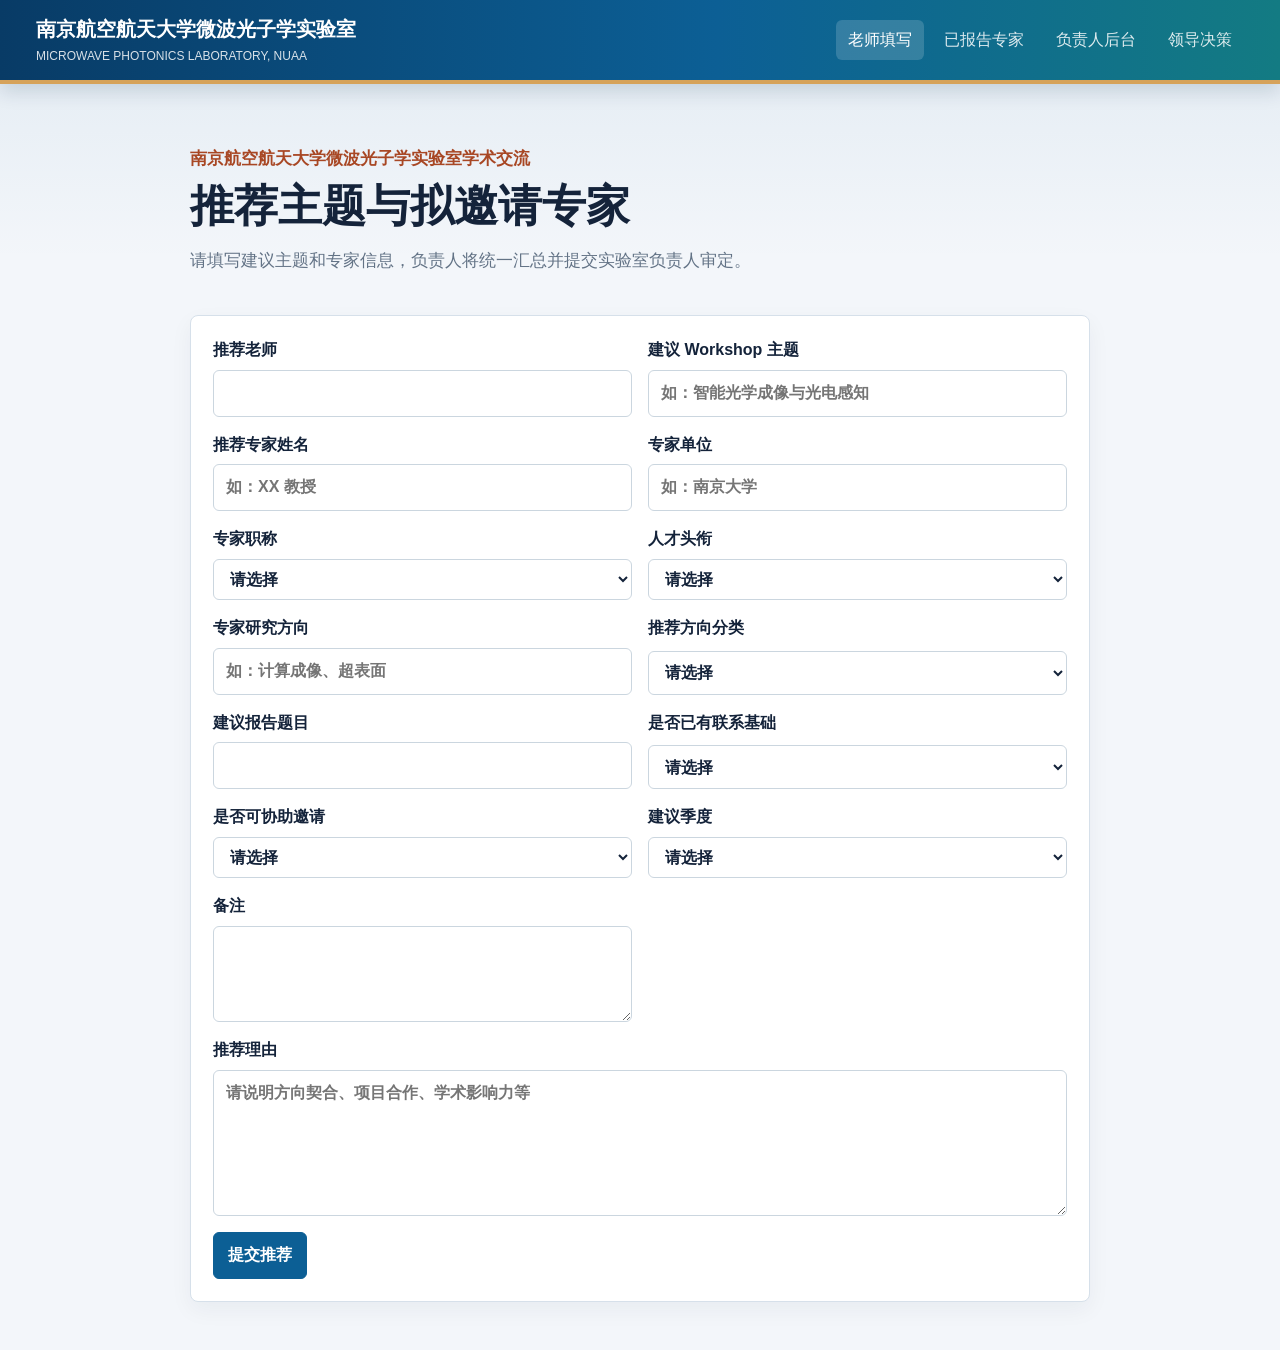
<file: index.html>
<!doctype html>
<html lang="zh-CN">
<head>
  <meta charset="utf-8">
  <meta name="viewport" content="width=device-width, initial-scale=1">
  <title>南京航空航天大学微波光子学实验室 Workshop 推荐填写</title>
  <link rel="stylesheet" href="styles.css">
</head>
<body>
  <header class="topbar">
    <a class="brand" href="index.html">
      <strong>南京航空航天大学微波光子学实验室</strong>
      <span>Microwave Photonics Laboratory, NUAA</span>
    </a>
    <nav>
      <a aria-current="page" href="index.html">老师填写</a>
      <a href="reports.html">已报告专家</a>
      <a href="admin.html">负责人后台</a>
      <a href="leader.html">领导决策</a>
    </nav>
  </header>

  <main class="page narrow">
    <section class="hero compact">
      <p class="eyebrow">南京航空航天大学微波光子学实验室学术交流</p>
      <h1>推荐主题与拟邀请专家</h1>
      <p>请填写建议主题和专家信息，负责人将统一汇总并提交实验室负责人审定。</p>
    </section>

    <form id="recommendationForm" class="panel form-grid">
      <label>推荐老师 <input required name="recommender" autocomplete="name"></label>
      <label>建议 Workshop 主题 <input required name="theme" placeholder="如：智能光学成像与光电感知"></label>
      <label>推荐专家姓名 <input required name="expert_name" placeholder="如：XX 教授"></label>
      <label>专家单位 <input required name="expert_affiliation" placeholder="如：南京大学"></label>

      <label>专家职称
        <select name="expert_title">
          <option value="">请选择</option>
          <option>教授</option><option>研究员</option><option>副教授</option>
          <option>副研究员</option><option>青年教师</option><option>企业专家</option><option>其他</option><option>不确定</option>
        </select>
      </label>
      <label>人才头衔
        <select name="talent_title">
          <option value="">请选择</option>
          <option>院士</option><option>国家级人才</option><option>杰青</option><option>优青</option>
          <option>长江学者</option><option>万人计划</option><option>国家重点研发计划首席科学家</option>
          <option>IEEE Fellow</option><option>Optica Fellow</option><option>SPIE Fellow</option>
          <option>无/不确定</option><option>其他</option>
        </select>
      </label>
      <label>专家研究方向 <input required name="expert_field" placeholder="如：计算成像、超表面"></label>
      <label>推荐方向分类
        <select name="category" data-faculty-directions>
          <option value="">请选择</option>
        </select>
      </label>
      <label>建议报告题目 <input name="talk_title"></label>

      <label>是否已有联系基础
        <select required name="contact_basis">
          <option value="">请选择</option>
          <option>有合作基础</option><option>认识可联系</option><option>无直接联系</option><option>不确定</option>
        </select>
      </label>
      <label>是否可协助邀请
        <select required name="can_help_invite">
          <option value="">请选择</option>
          <option>是</option><option>否</option><option>待定</option>
        </select>
      </label>
      <label>建议季度
        <select name="suggested_quarter">
          <option value="">请选择</option>
          <option>Q1</option><option>Q2</option><option>Q3</option><option>Q4</option><option>待定</option>
        </select>
      </label>
      <label>备注 <textarea name="notes" rows="3"></textarea></label>

      <label class="wide">推荐理由
        <textarea required name="reason" rows="5" placeholder="请说明方向契合、项目合作、学术影响力等"></textarea>
      </label>

      <div class="actions wide">
        <button class="primary" type="submit">提交推荐</button>
        <p id="submitMessage" role="status"></p>
      </div>
    </form>
  </main>

  <script src="config.js"></script>
  <script src="app.js"></script>
  <script>
    WorkshopApp.initRecommendationForm();
  </script>
</body>
</html>
</file>
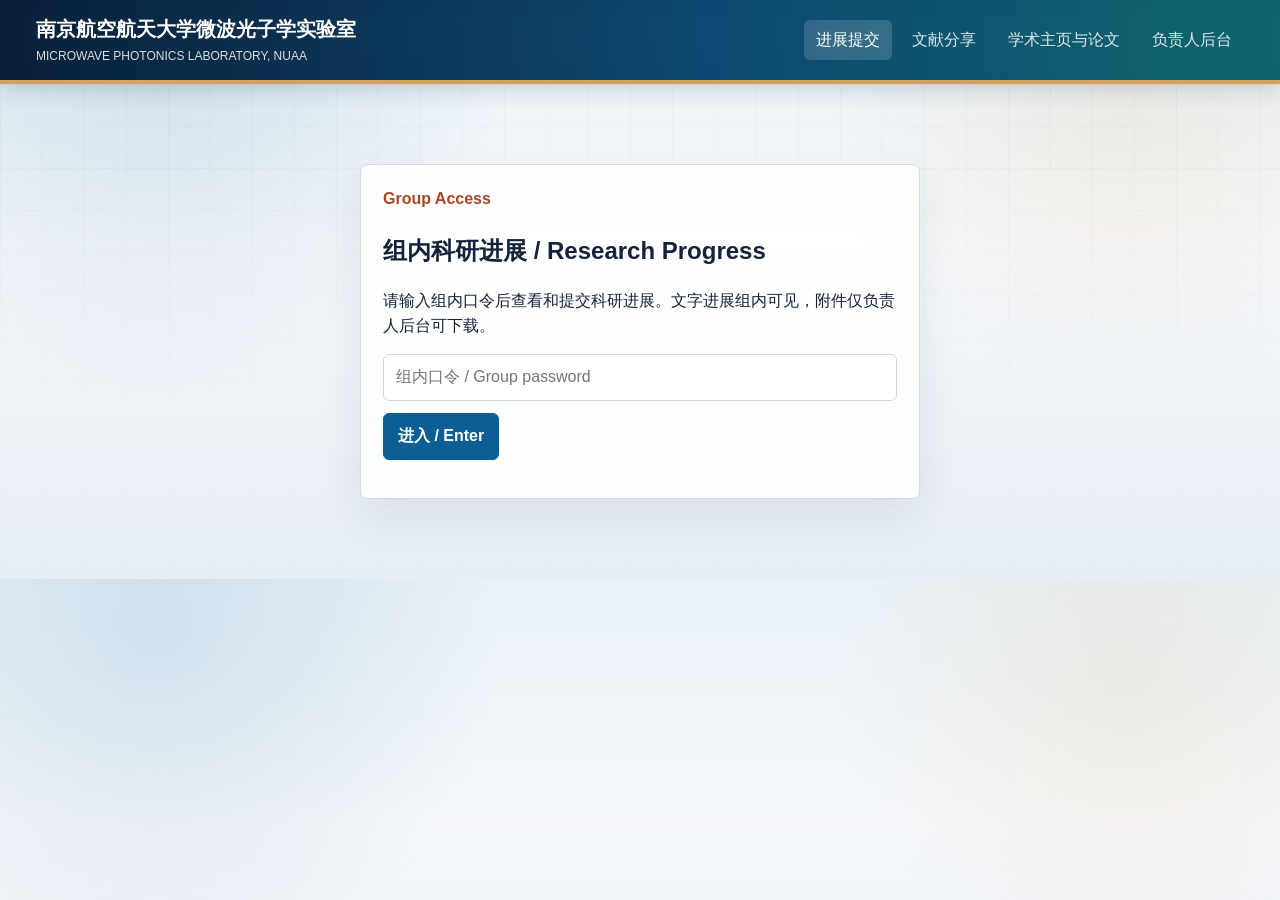
<file: research_progress/index.html>
<!doctype html>
<html lang="zh-CN">
<head>
  <meta charset="utf-8">
  <meta name="viewport" content="width=device-width, initial-scale=1">
  <title>Research Progress - 南京航空航天大学微波光子学实验室</title>
  <link rel="stylesheet" href="styles.css?v=20260901-cloudtest1">
</head>
<body>
  <header class="topbar">
    <a class="brand" href="index.html">
      <strong>南京航空航天大学微波光子学实验室</strong>
      <span>Microwave Photonics Laboratory, NUAA</span>
    </a>
    <nav>
      <a aria-current="page" href="index.html">进展提交</a>
      <a href="share.html">文献分享</a>
      <a href="publications.html">学术主页与论文</a>
      <a href="admin.html">负责人后台</a>
    </nav>
  </header>

  <main id="progressLogin" class="page narrow">
    <section class="panel login">
      <p class="eyebrow">Group Access</p>
      <h1>组内科研进展 / Research Progress</h1>
      <p>请输入组内口令后查看和提交科研进展。文字进展组内可见，附件仅负责人后台可下载。</p>
      <form id="progressLoginForm" class="inline-form">
        <input type="password" name="password" placeholder="组内口令 / Group password" required>
        <button class="primary" type="submit">进入 / Enter</button>
      </form>
      <p id="progressLoginMessage" class="muted"></p>
    </section>
  </main>

  <main id="progressApp" class="page narrow hidden">
    <section class="hero">
      <p class="eyebrow">Research Progress</p>
      <h1>学生科研进展提交</h1>
      <p>Submit your research progress, key results, questions and next-step plan. 文字进展组内可见，上传附件仅负责人后台可下载。</p>
    </section>

    <form id="progressForm" class="panel form-grid">
      <label>学生姓名 / Name <input required name="student_name" autocomplete="name"></label>
      <label>年级/身份 / Level
        <select required name="student_level">
          <option value="">请选择</option>
          <option>本科生</option><option>硕士生</option><option>博士生</option><option>博士后</option><option>访问学生</option><option>其他</option>
        </select>
      </label>
      <label>研究方向 / Research Direction
        <select required name="research_direction" data-research-directions>
          <option value="">请选择</option>
        </select>
      </label>
      <label>汇报日期 / Report Date <input required type="date" name="period"></label>
      <label>课题题目 / Project Title <input required name="project_title" placeholder="如：微波光子雷达信号处理"></label>
      <label>导师/指导老师 / Advisor <input name="advisor" placeholder="选填 / Optional"></label>
      <label class="wide">本阶段完成内容 / Completed Work
        <textarea required name="completed_work" rows="5" placeholder="实验、仿真、理论推导、论文阅读、数据处理等"></textarea>
      </label>
      <label class="wide">关键结果或证据 / Key Results
        <textarea required name="key_results" rows="4" placeholder="请写清楚数据、图表、结论或阶段性发现"></textarea>
      </label>
      <label class="wide">遇到的问题 / Questions or Blockers
        <textarea name="blockers" rows="4" placeholder="技术问题、设备问题、论文卡点、需要老师判断的问题"></textarea>
      </label>
      <label class="wide">下一步计划 / Next Plan
        <textarea required name="next_plan" rows="4" placeholder="下一周/下一阶段准备做什么"></textarea>
      </label>
      <label>进展状态 / Status
        <select name="status">
          <option>进行中</option><option>需要讨论</option><option>等待实验条件</option><option>准备投稿</option><option>已完成阶段目标</option>
        </select>
      </label>
      <label>上传附件 / Attachment
        <input type="file" name="attachment_file" accept=".ppt,.pptx,.doc,.docx,.pdf,.xls,.xlsx,.zip">
        <span class="field-hint">如果上传失败，可先把文件放到网盘，再填写下面的附件链接。</span>
      </label>
      <label>附件链接 / Link <input name="attachment_url" placeholder="也可粘贴腾讯文档、网盘、论文链接等"></label>
      <label class="wide">备注 / Notes
        <textarea name="notes" rows="3"></textarea>
      </label>
      <div class="actions wide">
        <button class="primary" type="submit">提交进展 / Submit</button>
        <p id="submitMessage" role="status"></p>
      </div>
    </form>

    <section class="panel shared-progress-panel">
      <div class="section-head">
        <h2>组内进展墙 / Group Progress Wall</h2>
        <span id="sharedProgressCount" class="muted"></span>
      </div>
      <div id="sharedProgressList" class="progress-list"></div>
    </section>
  </main>

  <script src="config.js?v=20260901-cloudtest1"></script>
  <script src="app.js?v=20260901-cloudtest1"></script>
  <script>ProgressApp.initProgressForm();</script>
</body>
</html>
</file>
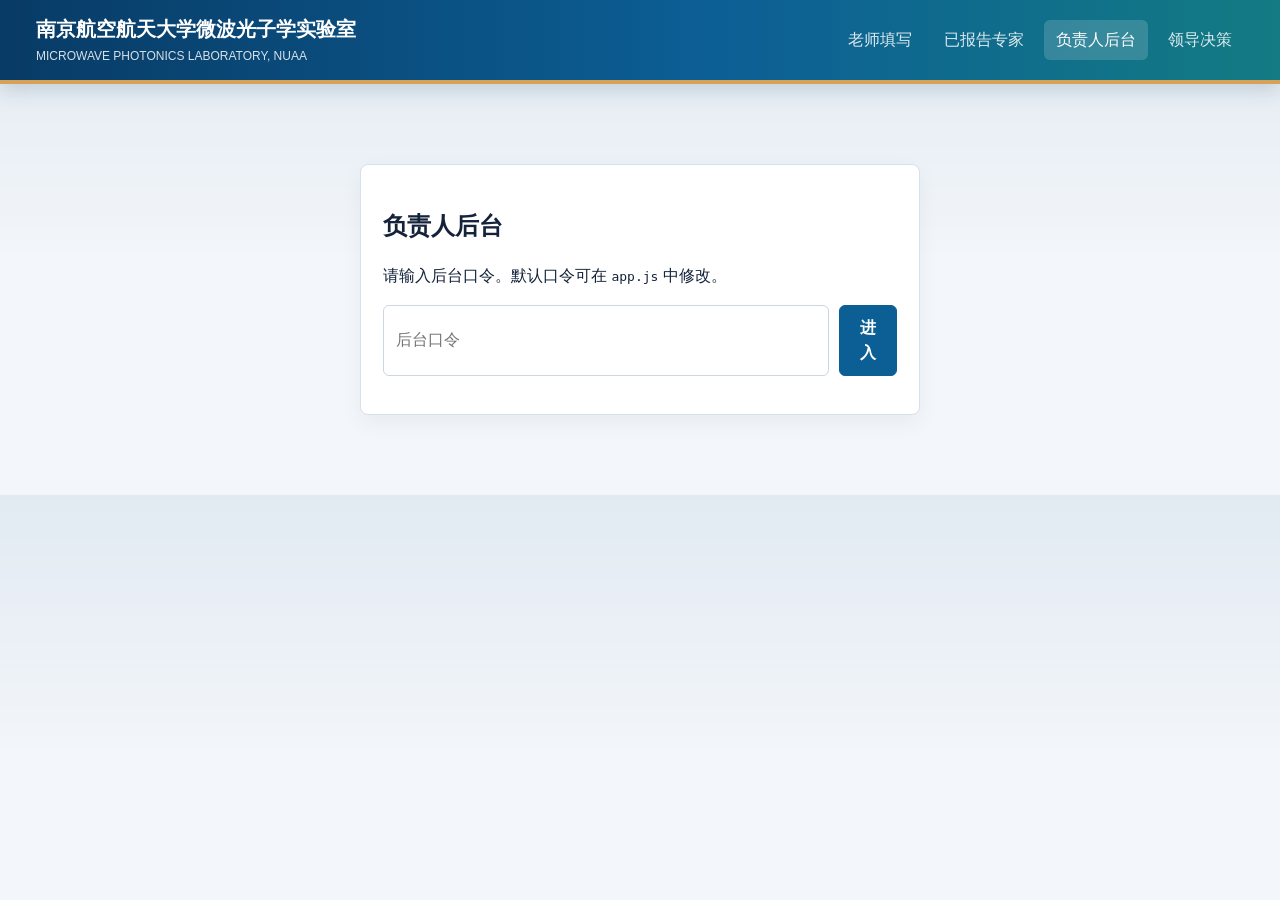
<file: admin.html>
<!doctype html>
<html lang="zh-CN">
<head>
  <meta charset="utf-8">
  <meta name="viewport" content="width=device-width, initial-scale=1">
  <title>负责人后台 - 南京航空航天大学微波光子学实验室</title>
  <link rel="stylesheet" href="styles.css">
</head>
<body>
  <header class="topbar">
    <a class="brand" href="index.html">
      <strong>南京航空航天大学微波光子学实验室</strong>
      <span>Microwave Photonics Laboratory, NUAA</span>
    </a>
    <nav>
      <a href="index.html">老师填写</a>
      <a href="reports.html">已报告专家</a>
      <a aria-current="page" href="admin.html">负责人后台</a>
      <a href="leader.html">领导决策</a>
    </nav>
  </header>

  <main class="page">
    <section id="loginPanel" class="panel login">
      <h1>负责人后台</h1>
      <p>请输入后台口令。默认口令可在 <code>app.js</code> 中修改。</p>
      <form id="loginForm" class="inline-form">
        <input type="password" name="password" placeholder="后台口令" required>
        <button class="primary" type="submit">进入</button>
      </form>
      <p id="loginMessage" class="muted"></p>
    </section>

    <section id="adminApp" class="hidden">
      <div class="hero compact">
        <p class="eyebrow">负责人后台</p>
        <h1>候选专家管理与会务材料生成</h1>
        <p>完成自动分级、领导名单、本期设置、文案生成和台账归档。</p>
      </div>

      <section class="stats" id="stats"></section>

      <section class="toolbar panel">
        <input id="searchInput" placeholder="搜索专家、单位、方向、推荐老师">
        <select id="priorityFilter">
          <option value="">全部优先级</option>
          <option value="A">A 类</option><option value="B">B 类</option><option value="C">C 类</option>
        </select>
        <select id="statusFilter">
          <option value="">全部邀请状态</option>
          <option>待确认</option><option>已邀请</option><option>已接受</option><option>时间不合适</option><option>暂缓</option>
        </select>
        <button id="copyLeaderText" type="button">复制领导名单</button>
        <button id="exportCsv" type="button">导出 CSV</button>
        <button id="seedData" type="button">加入测试数据</button>
      </section>

      <section class="panel">
        <div class="section-head">
          <h2>候选专家池</h2>
          <span id="recordCount" class="muted"></span>
        </div>
        <div class="table-wrap">
          <table>
            <thead>
              <tr>
                <th>优先级</th><th>专家</th><th>方向</th><th>推荐老师</th><th>联系基础</th><th>邀请状态</th><th>领导选择</th><th>操作</th>
              </tr>
            </thead>
            <tbody id="recommendationsBody"></tbody>
          </table>
        </div>
      </section>

      <section class="grid-two">
        <div class="panel">
          <div class="section-head">
            <h2>本期 Workshop</h2>
            <button id="saveWorkshop" type="button">保存本期信息</button>
          </div>
          <form id="workshopForm" class="form-grid single"></form>
        </div>
        <div class="panel">
          <div class="section-head">
            <h2>自动文案</h2>
            <button id="copyDraft" type="button">复制当前文案</button>
          </div>
          <div class="tabs" id="draftTabs"></div>
          <textarea id="draftOutput" class="draft" rows="22"></textarea>
        </div>
      </section>

      <section class="panel">
        <div class="section-head">
          <h2>台账归档</h2>
          <button id="archiveWorkshop" class="primary" type="button">归档本期 Workshop</button>
        </div>
        <p class="muted">归档后的记录会自动出现在“已报告专家”公开展示页。</p>
        <div class="form-grid single compact-fields" id="archiveFields"></div>
        <div class="table-wrap">
          <table>
            <thead><tr><th>期数</th><th>时间</th><th>主题</th><th>报告专家</th><th>报告题目</th><th>主持人</th><th>新闻稿</th><th>后续跟进</th><th>操作</th></tr></thead>
            <tbody id="eventsBody"></tbody>
          </table>
        </div>
      </section>
    </section>
  </main>

  <script src="config.js"></script>
  <script src="app.js"></script>
  <script>
    WorkshopApp.initAdmin();
  </script>
</body>
</html>
</file>
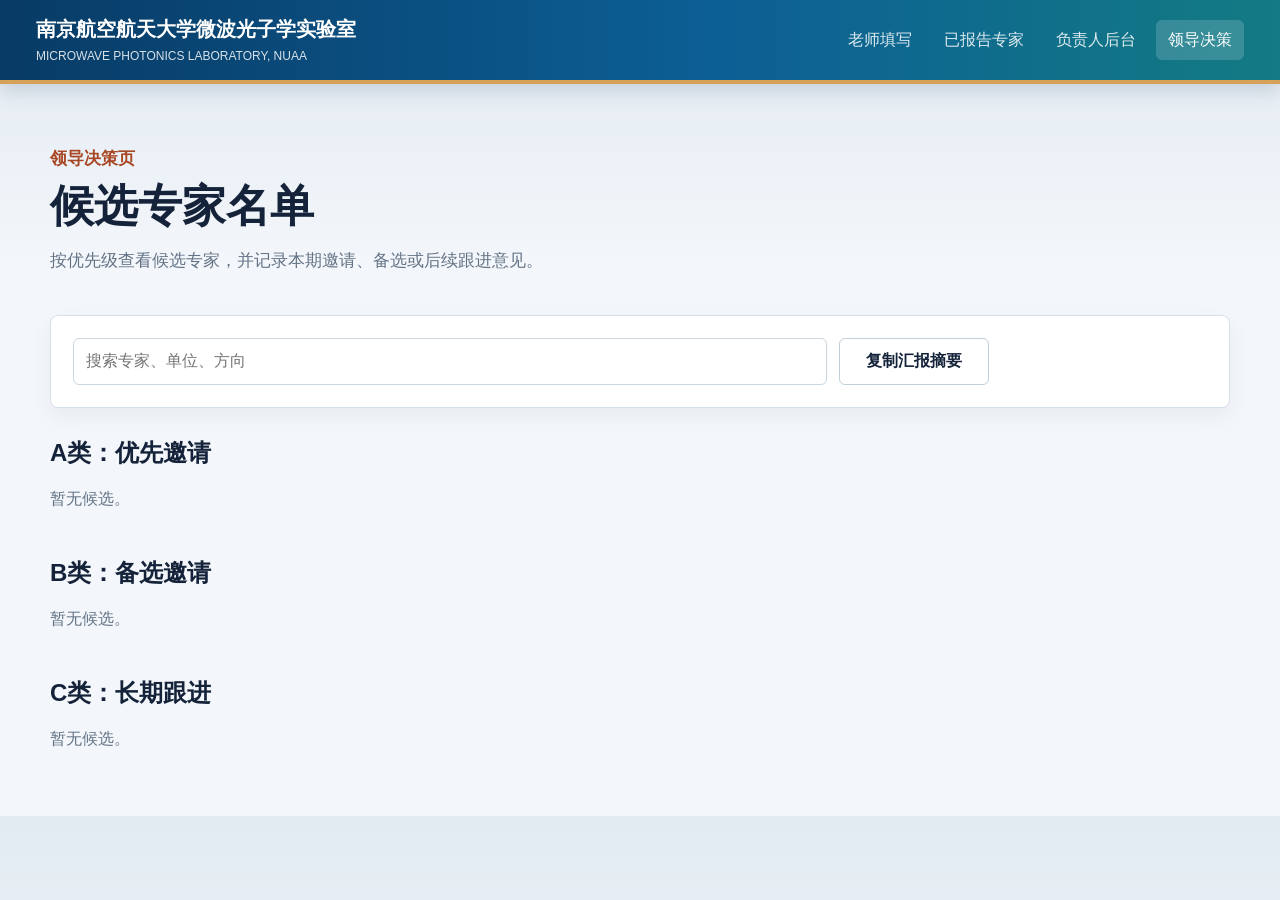
<file: leader.html>
<!doctype html>
<html lang="zh-CN">
<head>
  <meta charset="utf-8">
  <meta name="viewport" content="width=device-width, initial-scale=1">
  <title>领导决策 - 南京航空航天大学微波光子学实验室</title>
  <link rel="stylesheet" href="styles.css">
</head>
<body>
  <header class="topbar">
    <a class="brand" href="index.html">
      <strong>南京航空航天大学微波光子学实验室</strong>
      <span>Microwave Photonics Laboratory, NUAA</span>
    </a>
    <nav>
      <a href="index.html">老师填写</a>
      <a href="reports.html">已报告专家</a>
      <a href="admin.html">负责人后台</a>
      <a aria-current="page" href="leader.html">领导决策</a>
    </nav>
  </header>

  <main class="page">
    <section class="hero compact">
      <p class="eyebrow">领导决策页</p>
      <h1>候选专家名单</h1>
      <p>按优先级查看候选专家，并记录本期邀请、备选或后续跟进意见。</p>
    </section>
    <section class="toolbar panel">
      <input id="leaderSearch" placeholder="搜索专家、单位、方向">
      <button id="copyLeaderSummary" type="button">复制汇报摘要</button>
    </section>
    <section id="leaderList" class="leader-list"></section>
  </main>

  <script src="config.js"></script>
  <script src="app.js"></script>
  <script>
    WorkshopApp.initLeader();
  </script>
</body>
</html>
</file>
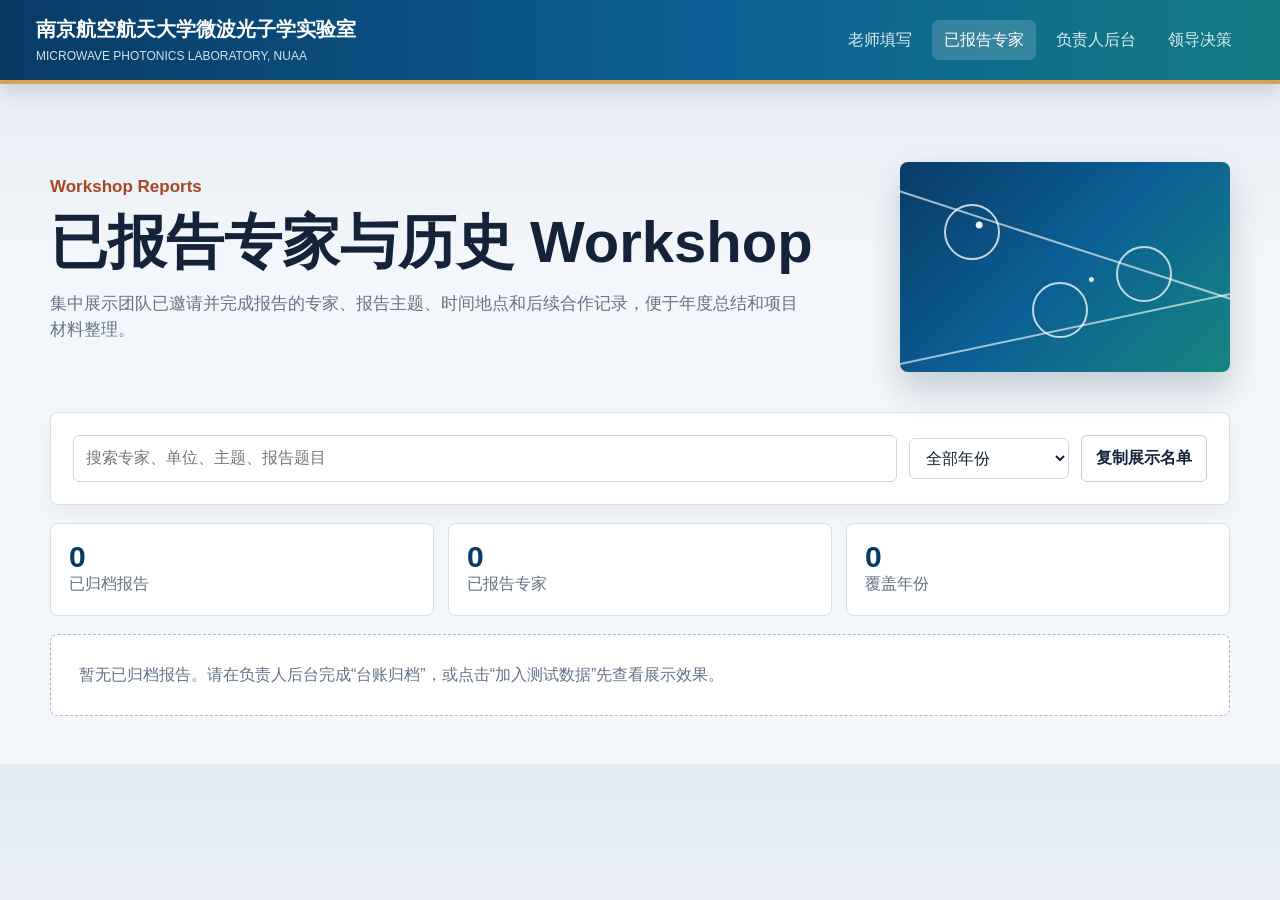
<file: reports.html>
<!doctype html>
<html lang="zh-CN">
<head>
  <meta charset="utf-8">
  <meta name="viewport" content="width=device-width, initial-scale=1">
  <title>已报告专家 - 南京航空航天大学微波光子学实验室</title>
  <link rel="stylesheet" href="styles.css">
</head>
<body>
  <header class="topbar">
    <a class="brand" href="index.html">
      <strong>南京航空航天大学微波光子学实验室</strong>
      <span>Microwave Photonics Laboratory, NUAA</span>
    </a>
    <nav>
      <a href="index.html">老师填写</a>
      <a aria-current="page" href="reports.html">已报告专家</a>
      <a href="admin.html">负责人后台</a>
      <a href="leader.html">领导决策</a>
    </nav>
  </header>

  <main class="page">
    <section class="lab-hero">
      <div>
        <p class="eyebrow">Workshop Reports</p>
        <h1>已报告专家与历史 Workshop</h1>
        <p>集中展示团队已邀请并完成报告的专家、报告主题、时间地点和后续合作记录，便于年度总结和项目材料整理。</p>
      </div>
      <div class="hero-visual" aria-hidden="true">
        <span></span><span></span><span></span>
      </div>
    </section>

    <section class="toolbar panel report-toolbar">
      <input id="reportSearch" placeholder="搜索专家、单位、主题、报告题目">
      <select id="reportYear">
        <option value="">全部年份</option>
      </select>
      <button id="copyReports" type="button">复制展示名单</button>
    </section>

    <section class="report-summary" id="reportSummary"></section>
    <section class="report-list" id="reportList"></section>
  </main>

  <script src="config.js"></script>
  <script src="app.js"></script>
  <script>
    WorkshopApp.initReports();
  </script>
</body>
</html>
</file>
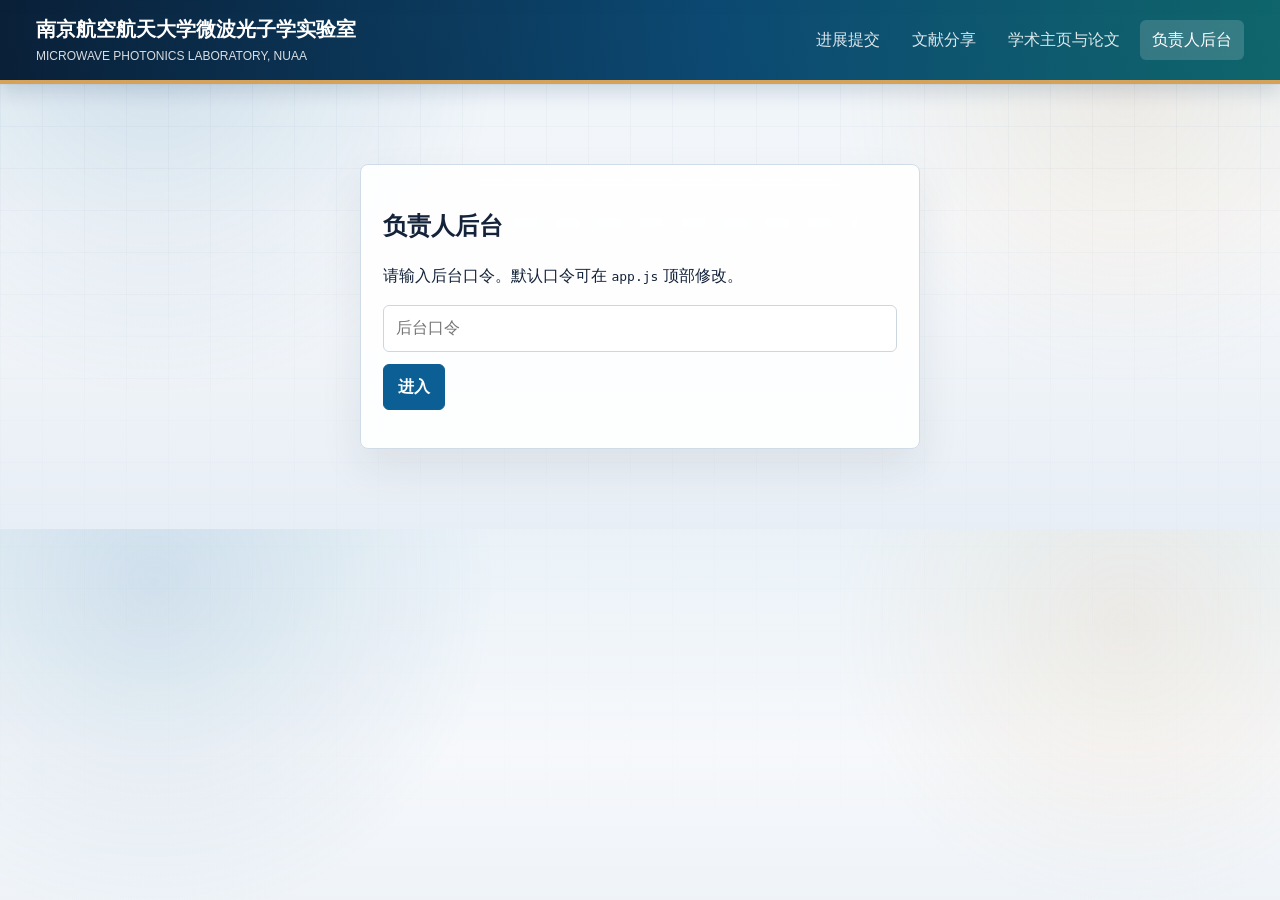
<file: research_progress/admin.html>
<!doctype html>
<html lang="zh-CN">
<head>
  <meta charset="utf-8">
  <meta name="viewport" content="width=device-width, initial-scale=1">
  <title>负责人后台 - Research Progress</title>
  <link rel="stylesheet" href="styles.css?v=20260901-cloudtest1">
</head>
<body>
  <header class="topbar">
    <a class="brand" href="index.html">
      <strong>南京航空航天大学微波光子学实验室</strong>
      <span>Microwave Photonics Laboratory, NUAA</span>
    </a>
    <nav>
      <a href="index.html">进展提交</a>
      <a href="share.html">文献分享</a>
      <a href="publications.html">学术主页与论文</a>
      <a aria-current="page" href="admin.html">负责人后台</a>
    </nav>
  </header>

  <main class="page">
    <section id="loginPanel" class="panel login">
      <h1>负责人后台</h1>
      <p>请输入后台口令。默认口令可在 <code>app.js</code> 顶部修改。</p>
      <form id="loginForm" class="inline-form">
        <input type="password" name="password" placeholder="后台口令" required>
        <button class="primary" type="submit">进入</button>
      </form>
      <p id="loginMessage" class="muted"></p>
    </section>

    <section id="adminApp" class="hidden">
      <section class="hero compact">
        <p class="eyebrow">Lab Management</p>
        <h1>科研进展与论文主页管理</h1>
        <p>查看学生进展，记录反馈意见，维护公开论文列表、科研项目和学术主页链接。</p>
        <p id="cloudNotice" class="muted"></p>
      </section>

      <section class="stats" id="stats"></section>

      <section class="toolbar panel">
        <input id="searchInput" placeholder="搜索学生、方向、课题、问题">
        <select id="directionFilter"><option value="">全部方向</option></select>
        <select id="reviewFilter">
          <option value="">全部审核状态</option>
          <option>未读</option><option>已阅读</option><option>需面谈</option><option>已反馈</option><option>已归档</option>
        </select>
        <button id="copySummary" type="button">复制进展摘要</button>
        <button id="exportCsv" type="button">导出 CSV</button>
        <button id="cloudTest" type="button">云端自检</button>
        <button id="seedData" type="button">加入测试数据</button>
      </section>

      <section class="panel">
        <div class="section-head">
          <h2>学生 Research Progress</h2>
          <span id="progressCount" class="muted"></span>
        </div>
        <div id="progressList" class="progress-list"></div>
      </section>

      <section class="grid-two">
        <div class="panel">
          <div class="section-head">
            <h2>学术主页信息</h2>
            <button id="saveProfile" type="button">保存主页信息</button>
          </div>
          <form id="profileForm" class="form-grid single"></form>
        </div>
        <div class="panel">
          <div class="section-head">
            <h2>科研项目</h2>
            <button id="addProject" type="button">新增项目</button>
          </div>
          <div id="projectEditor" class="paper-editor"></div>
        </div>
      </section>

      <section class="panel">
        <div class="section-head">
          <h2>论文列表</h2>
          <button id="addPaper" type="button">新增论文</button>
        </div>
        <div id="paperEditor" class="paper-editor"></div>
      </section>
    </section>
  </main>

  <script src="config.js?v=20260901-cloudtest1"></script>
  <script src="app.js?v=20260901-cloudtest1"></script>
  <script>ProgressApp.initAdmin();</script>
</body>
</html>
</file>
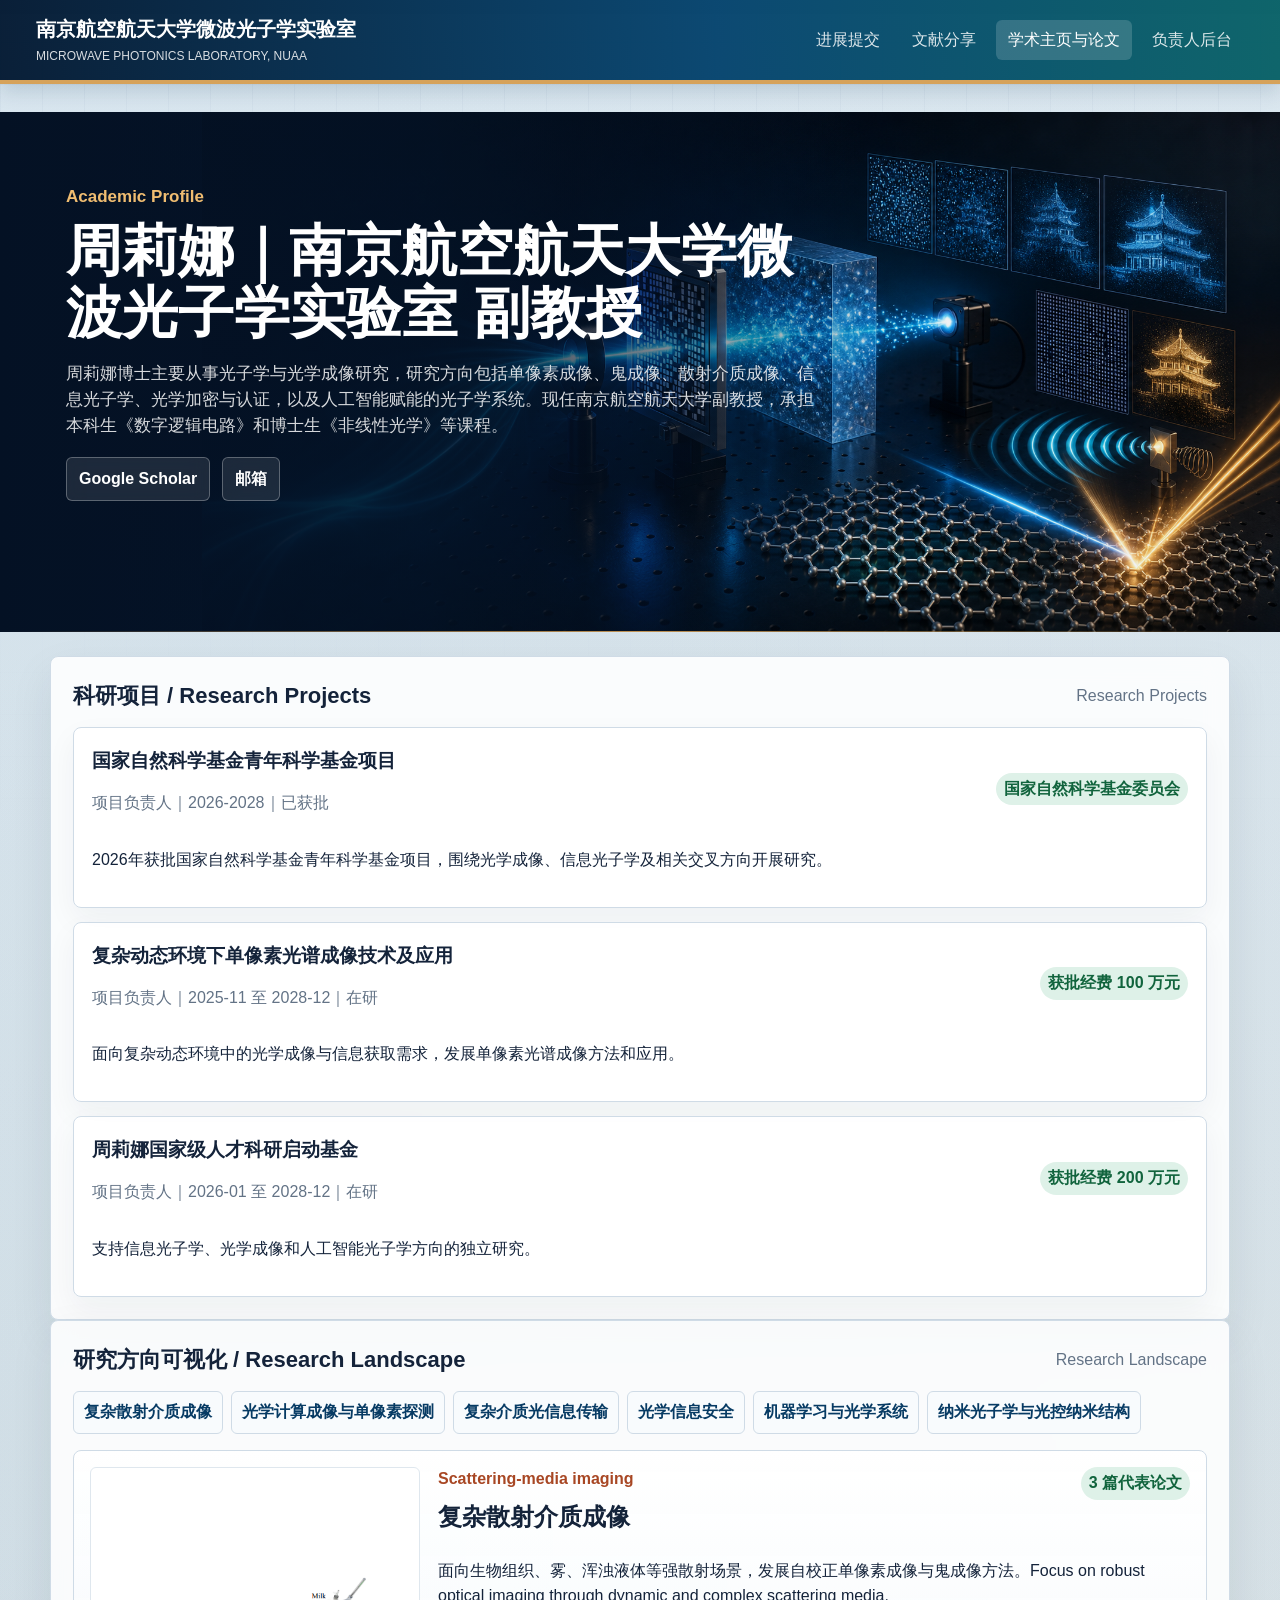
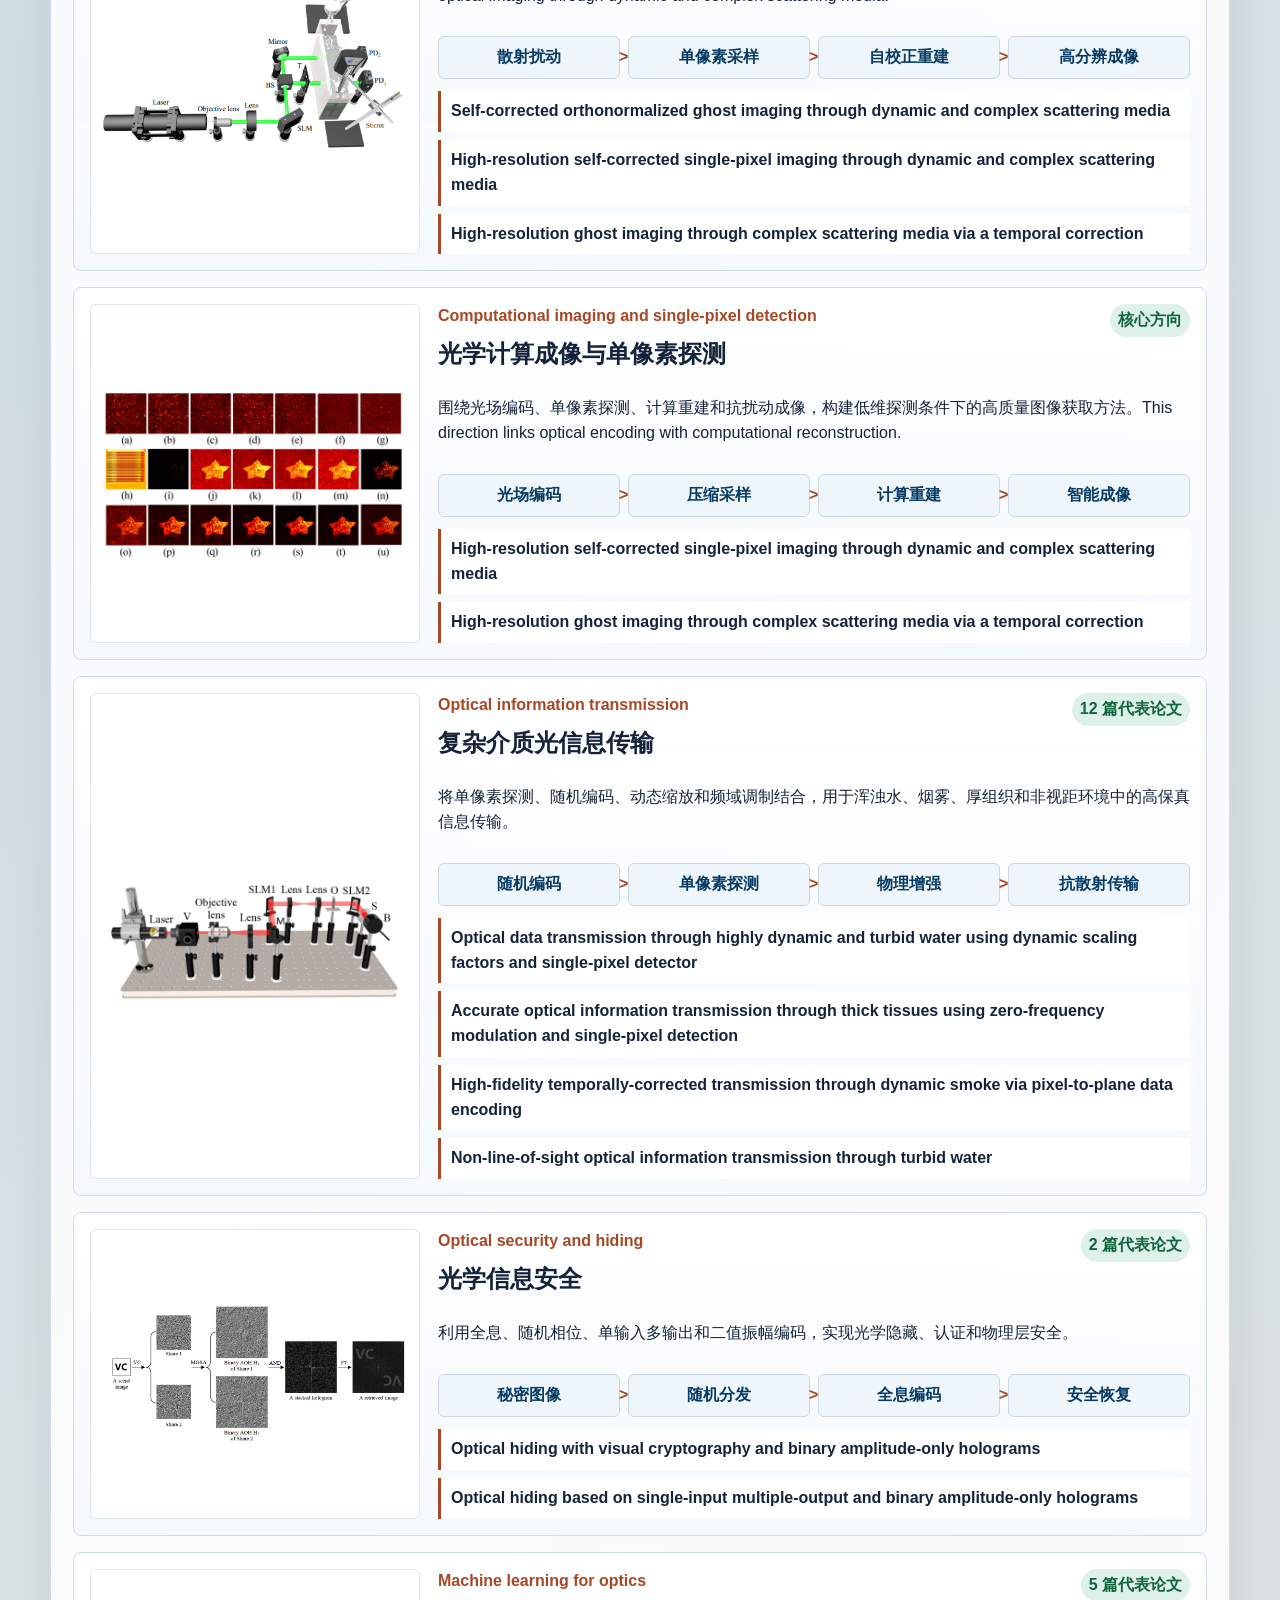
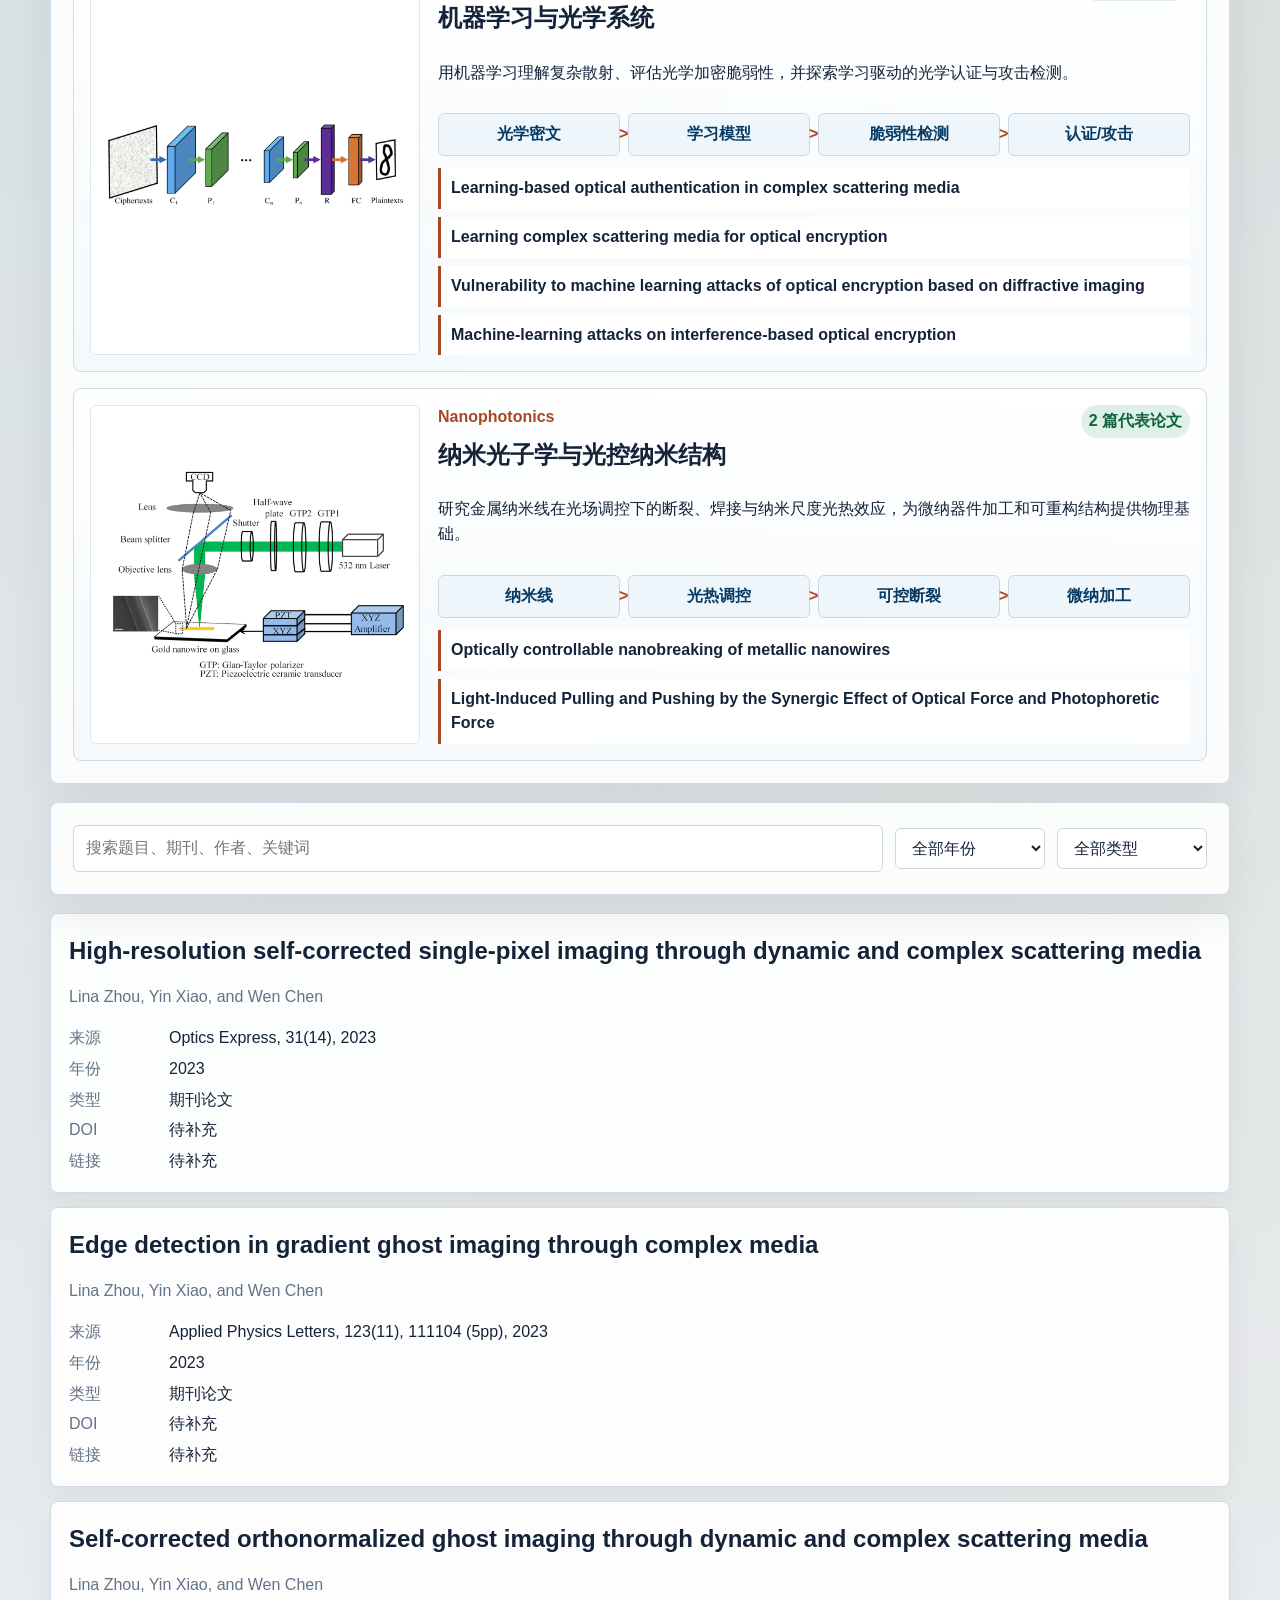
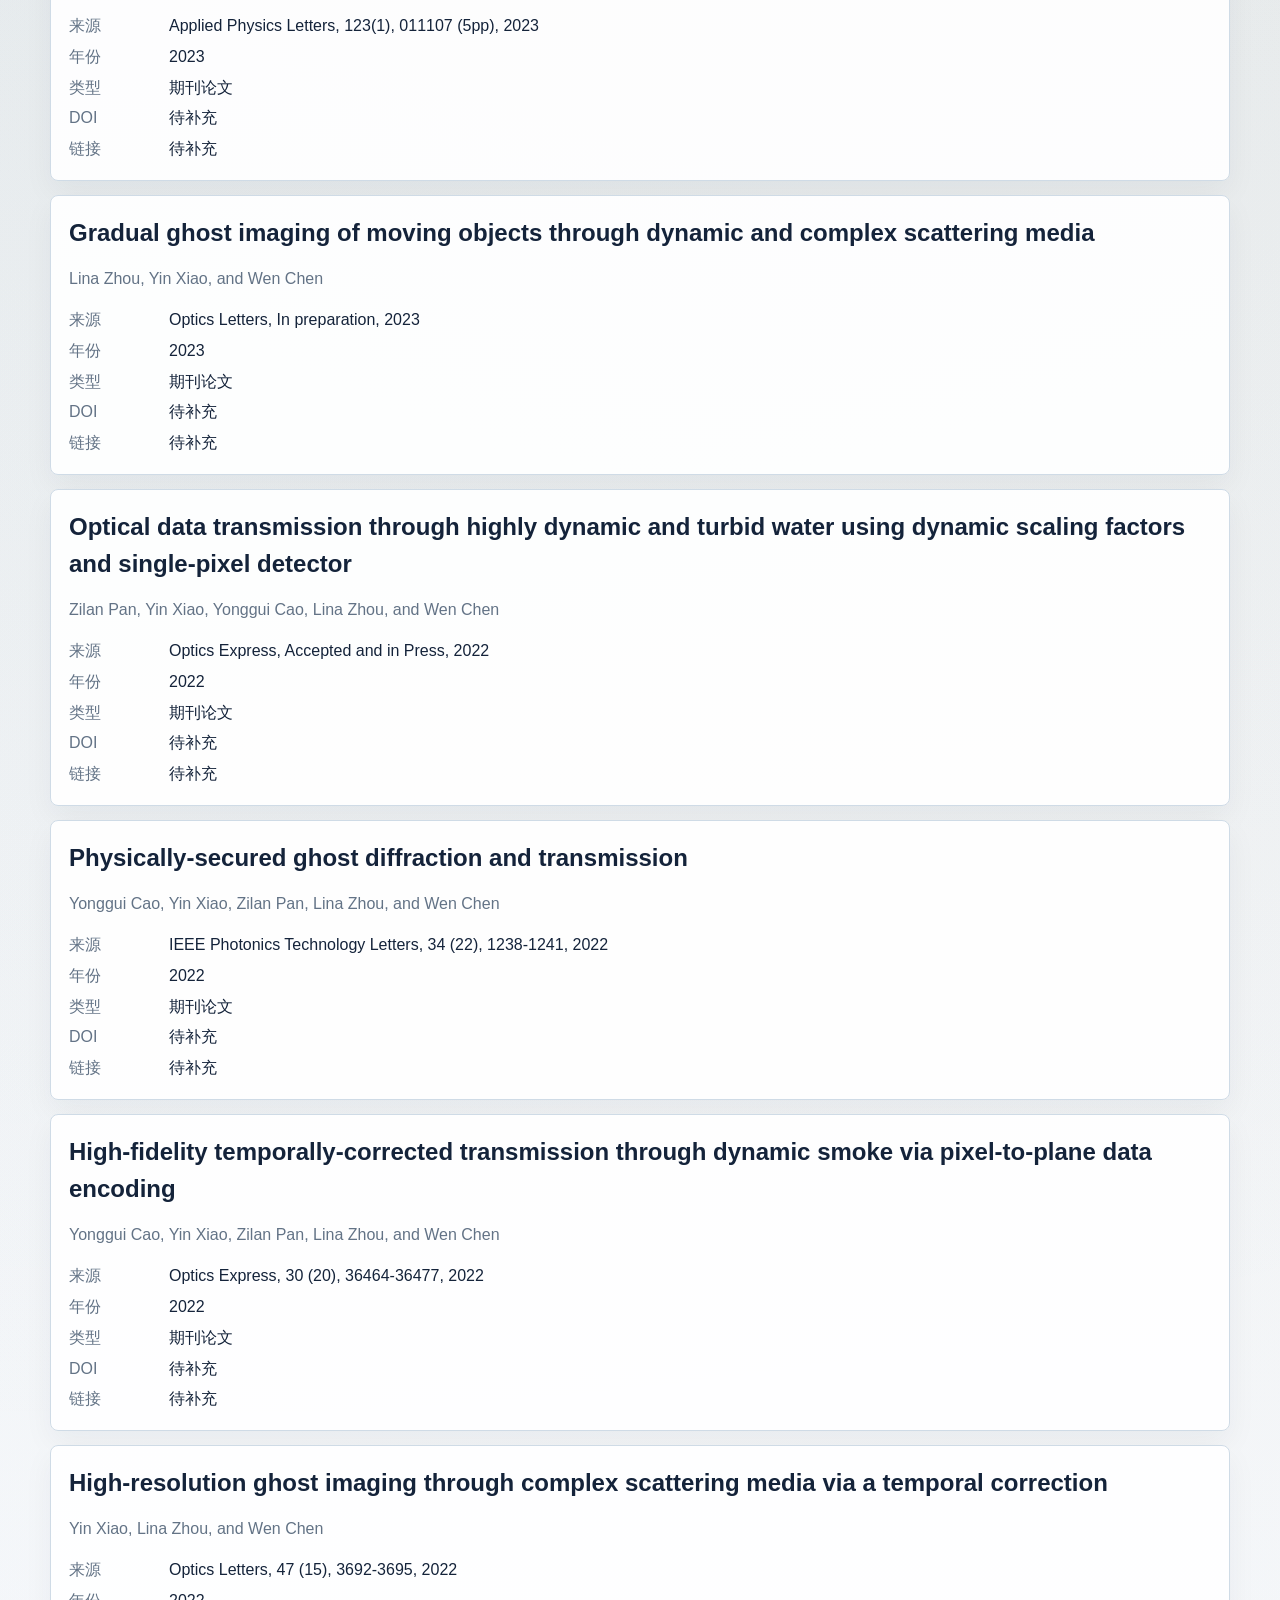
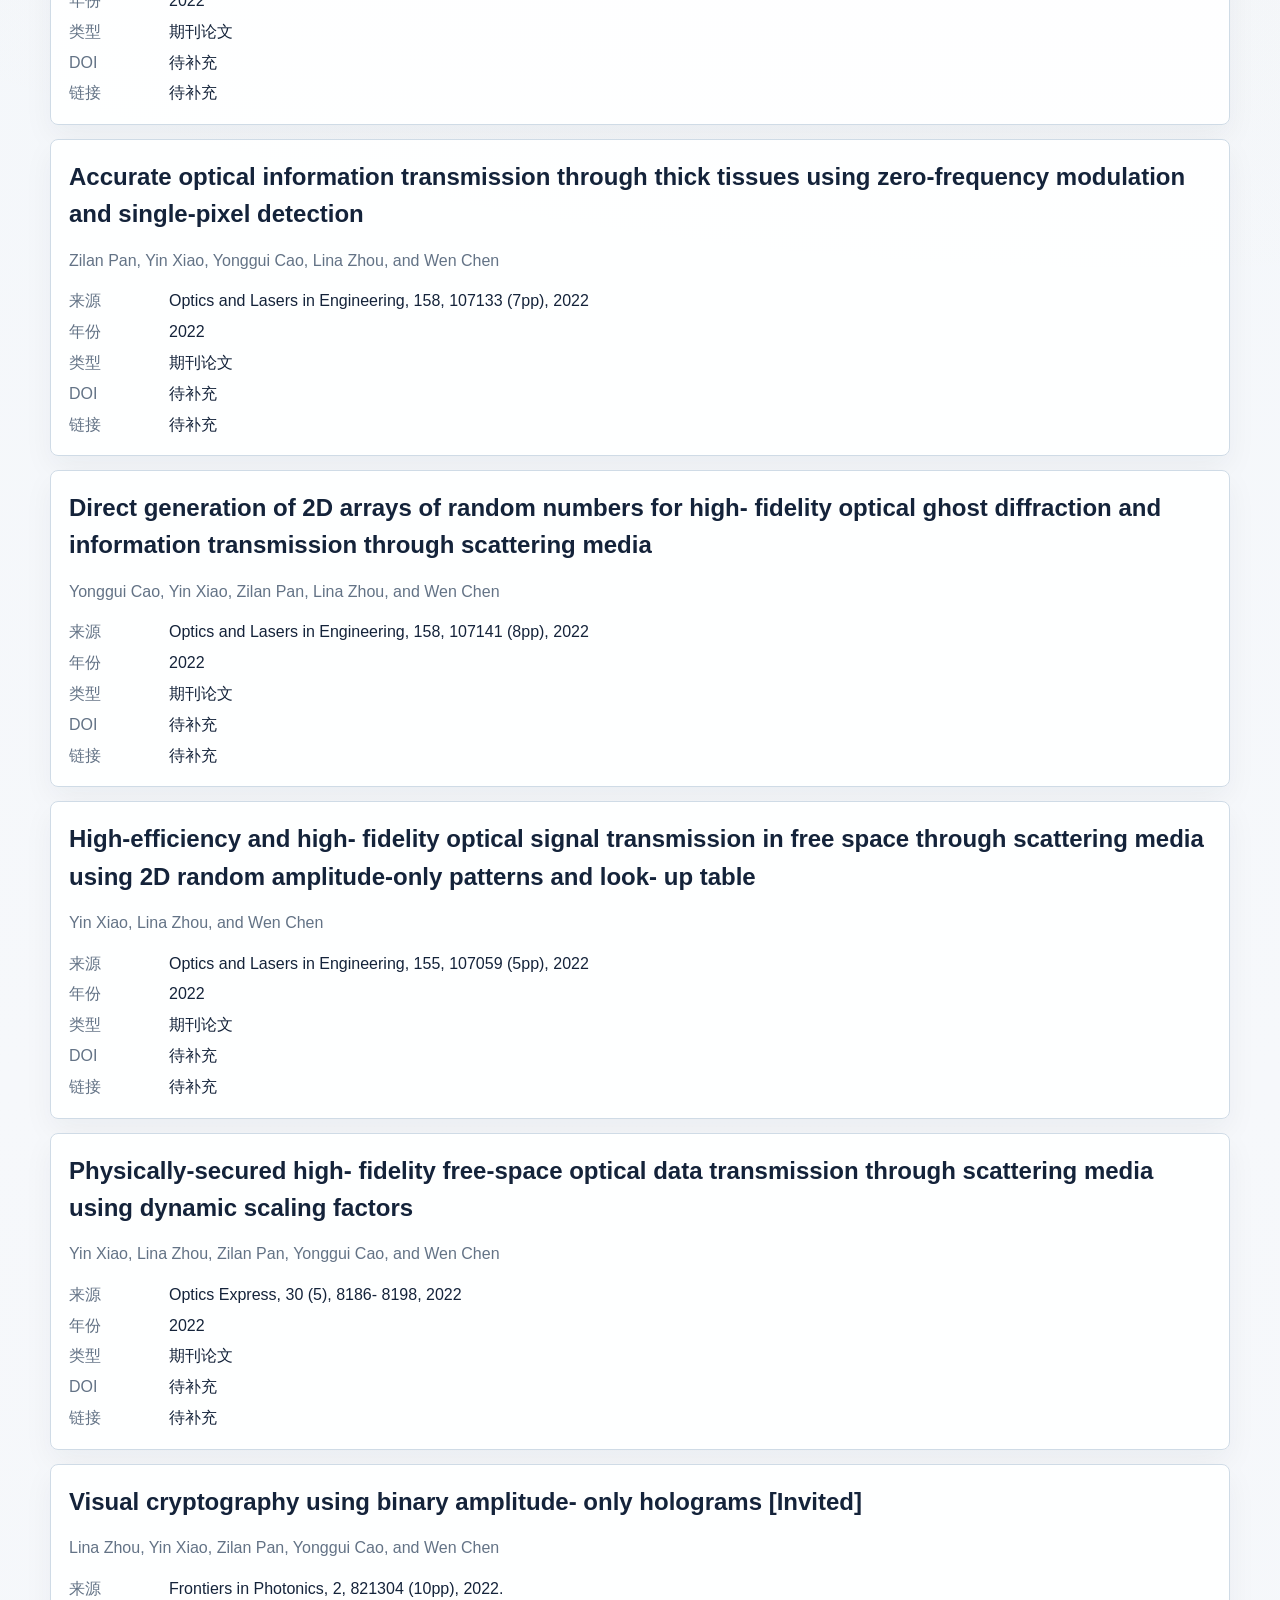
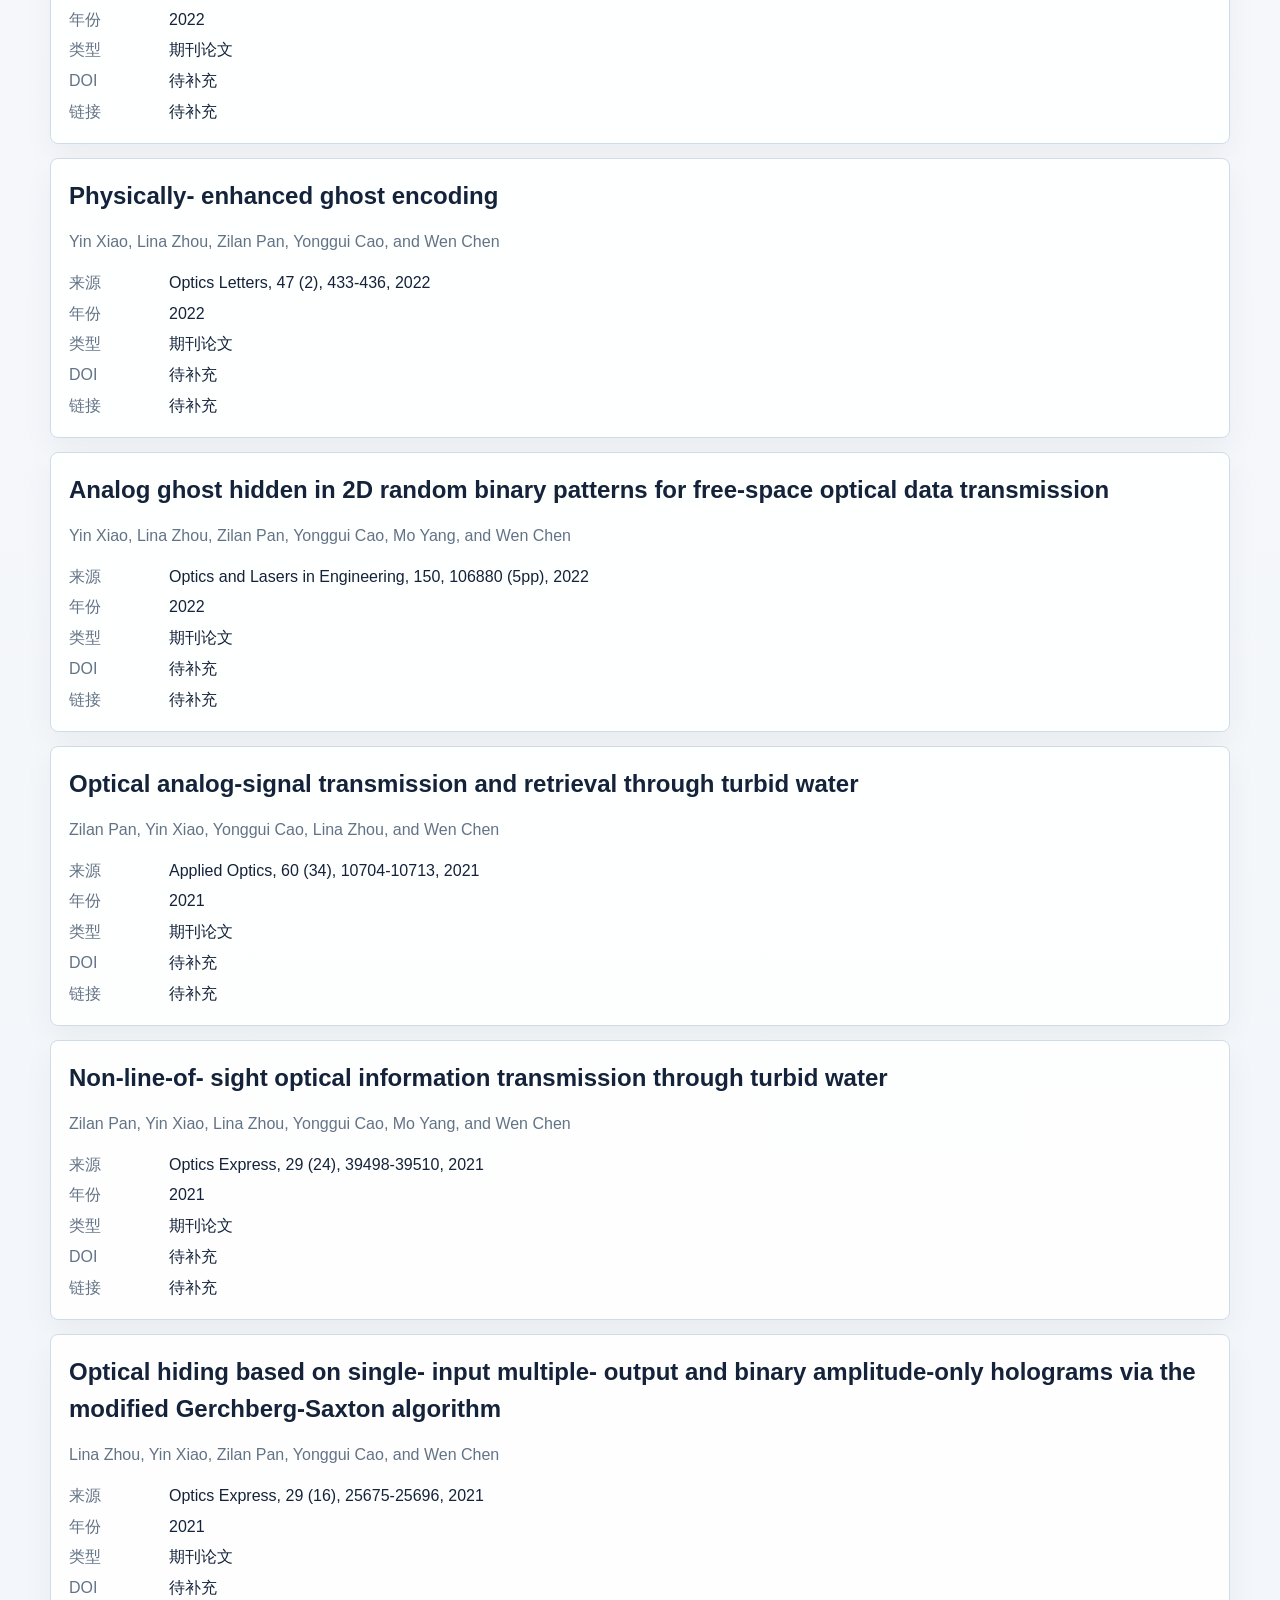
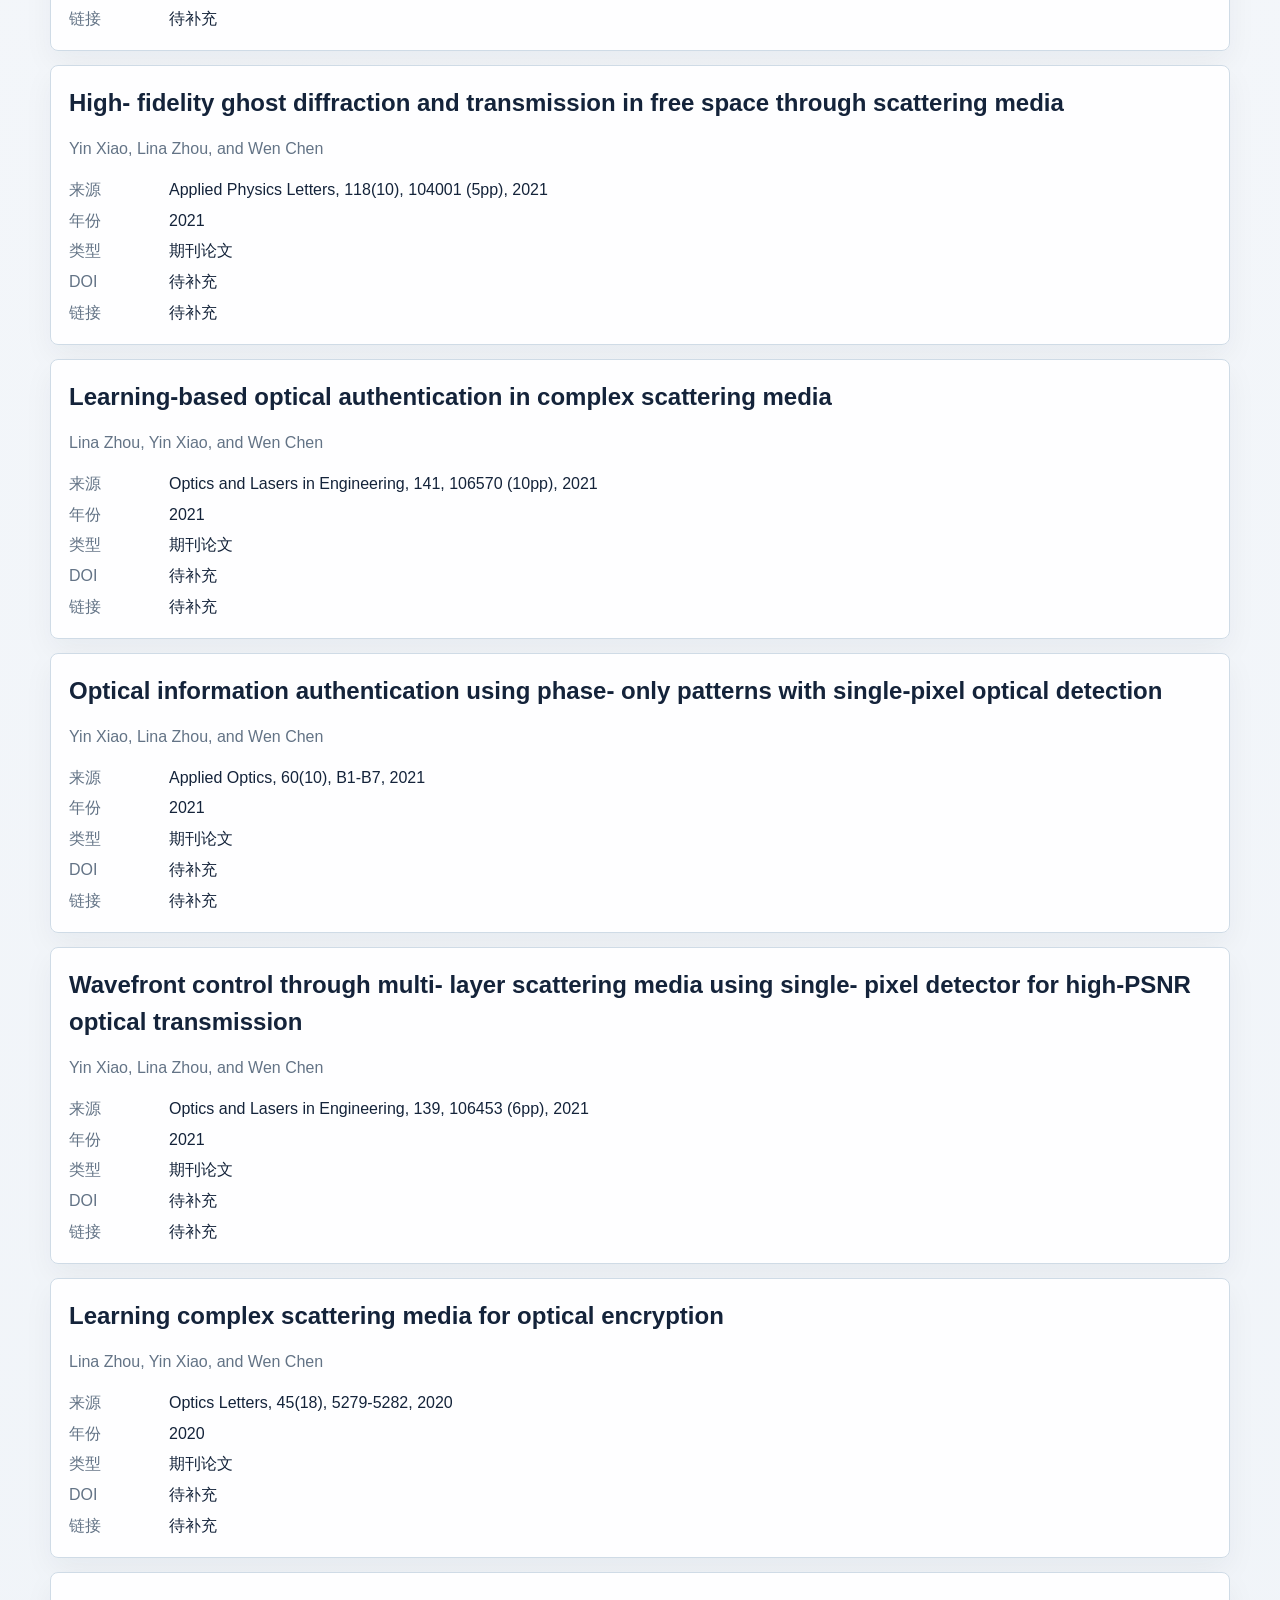
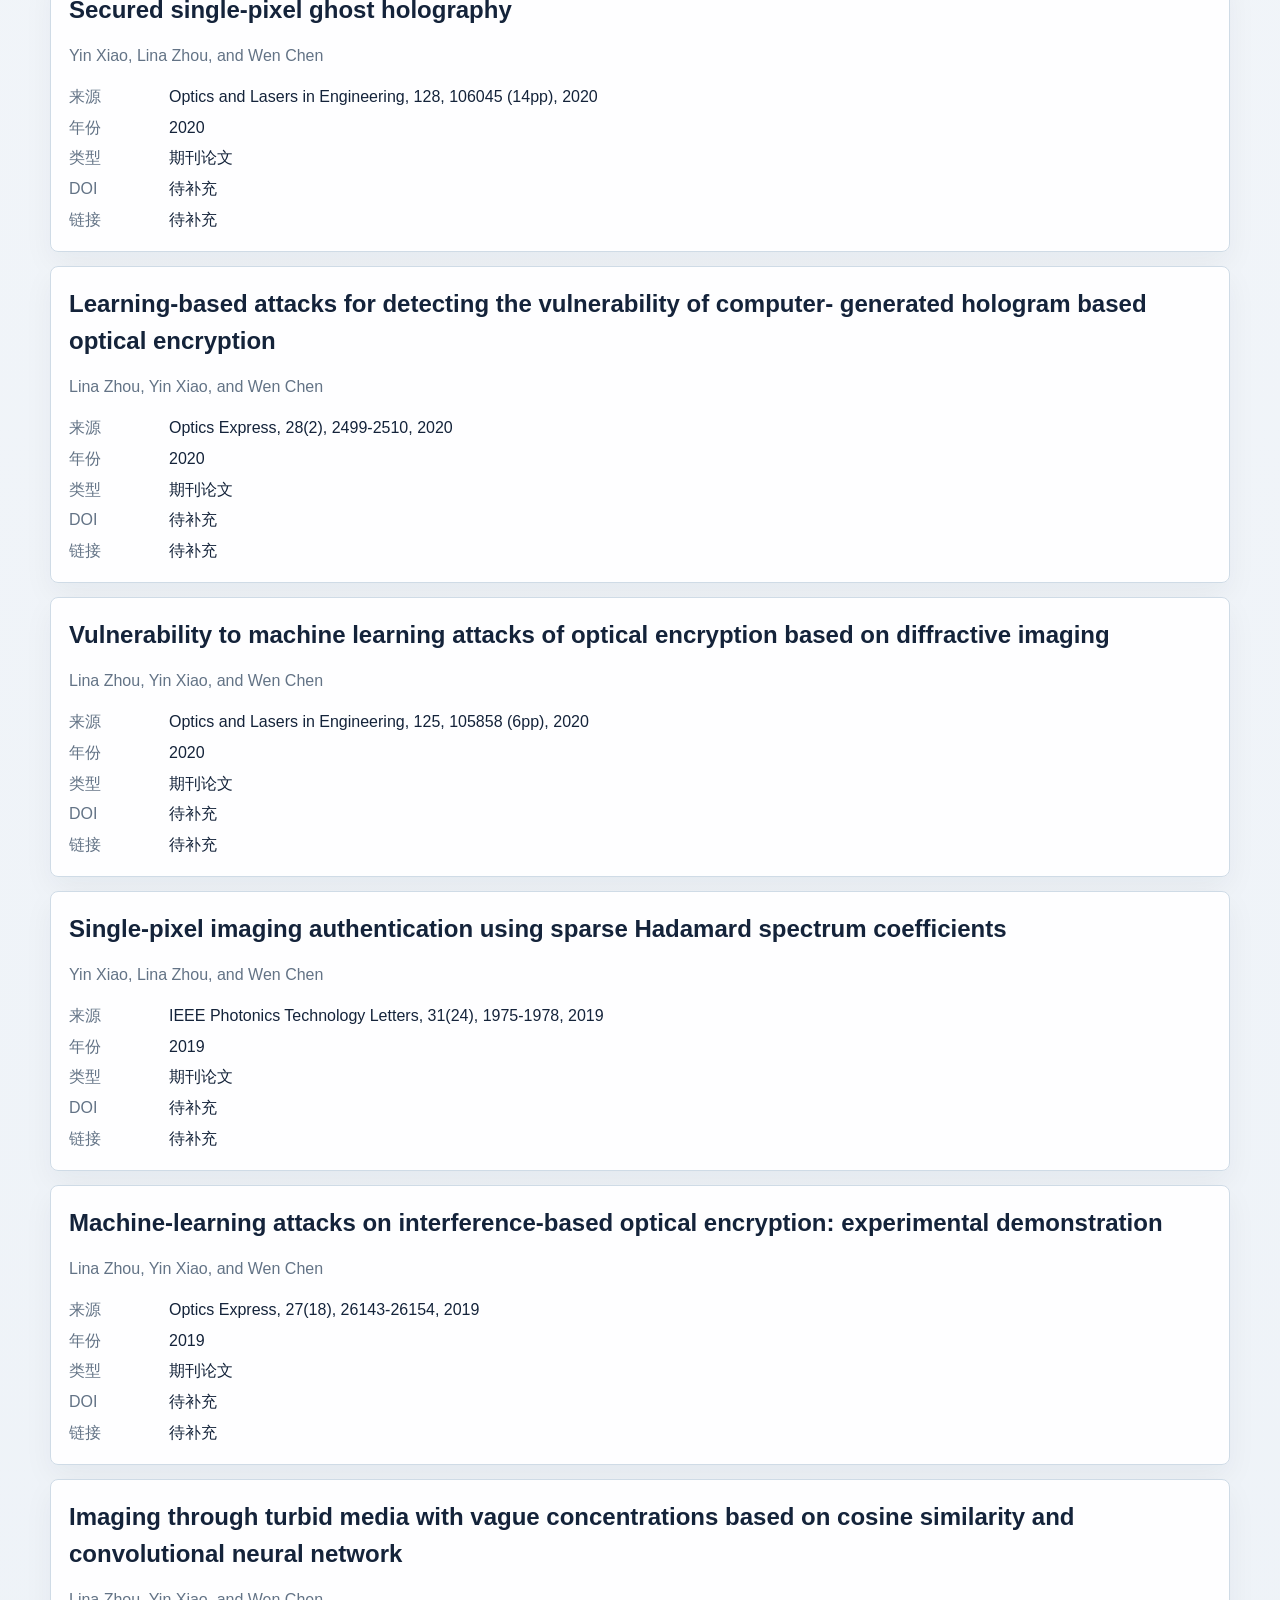
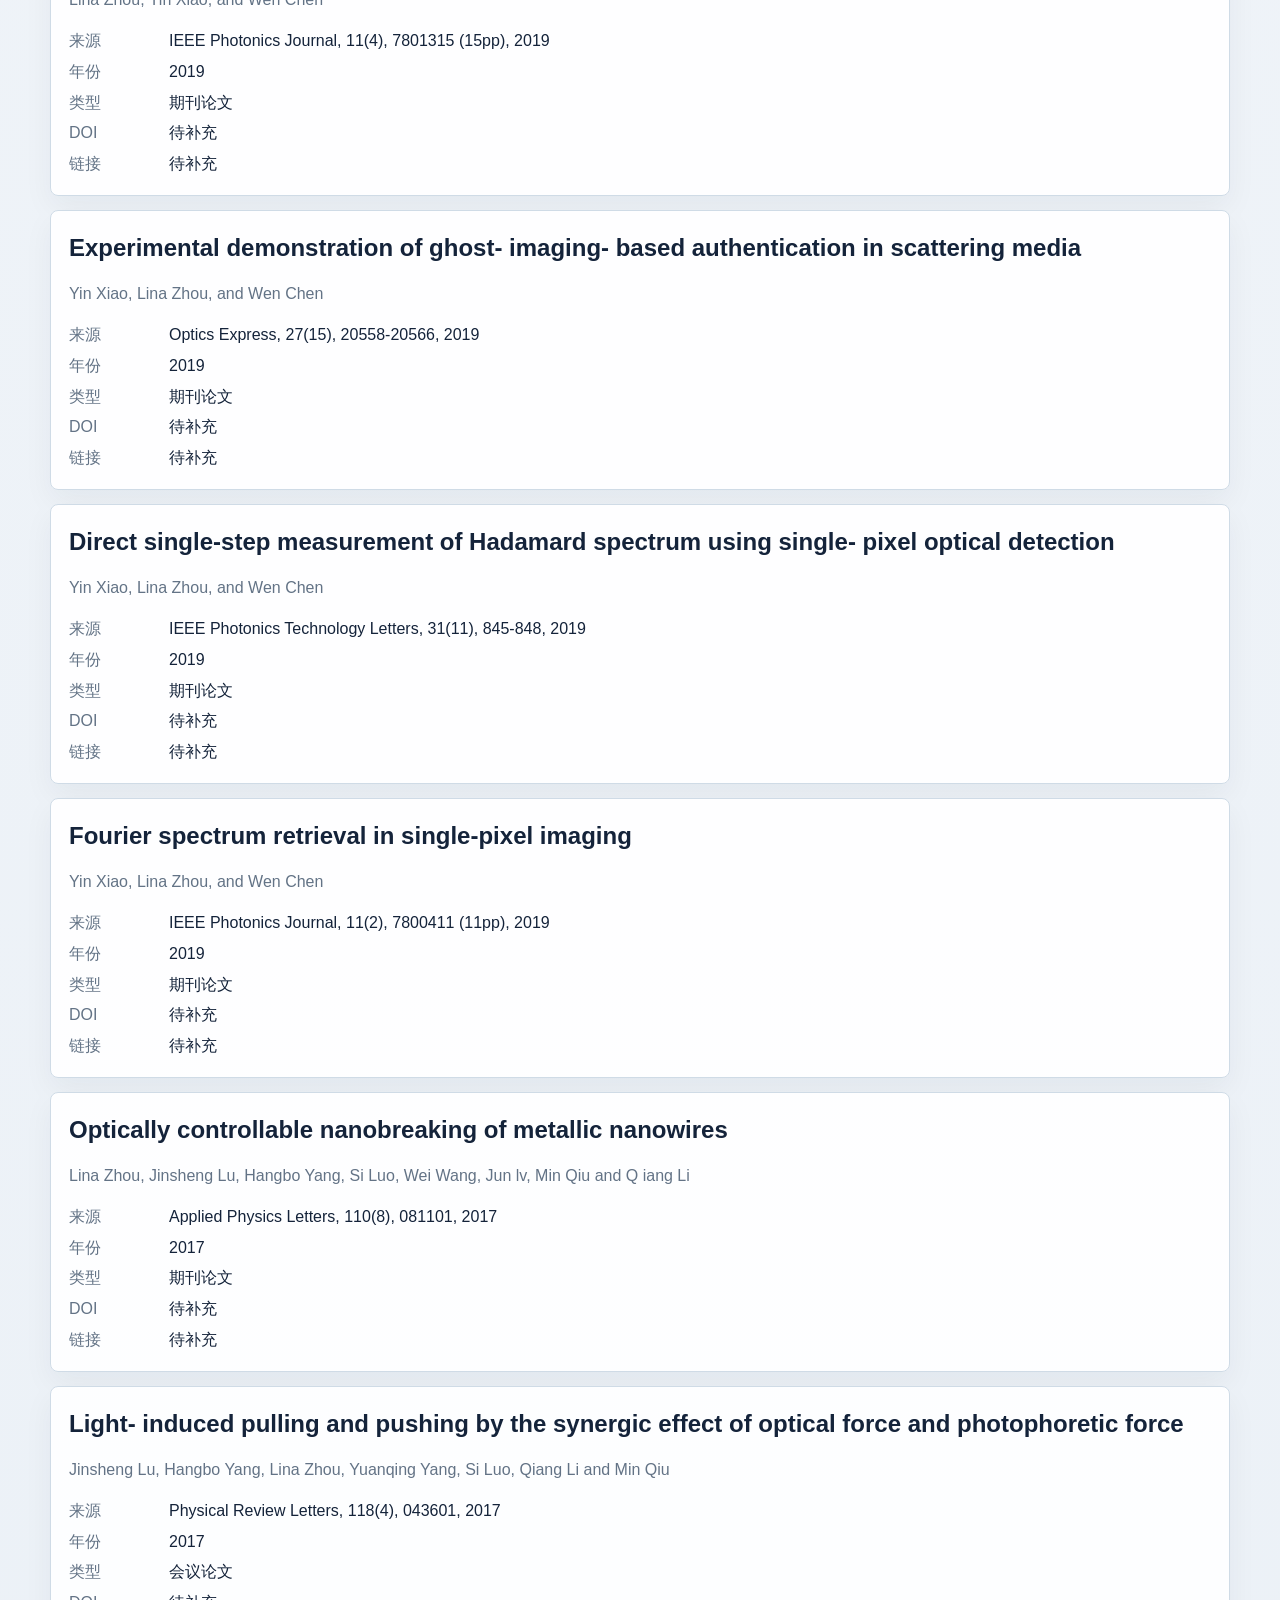
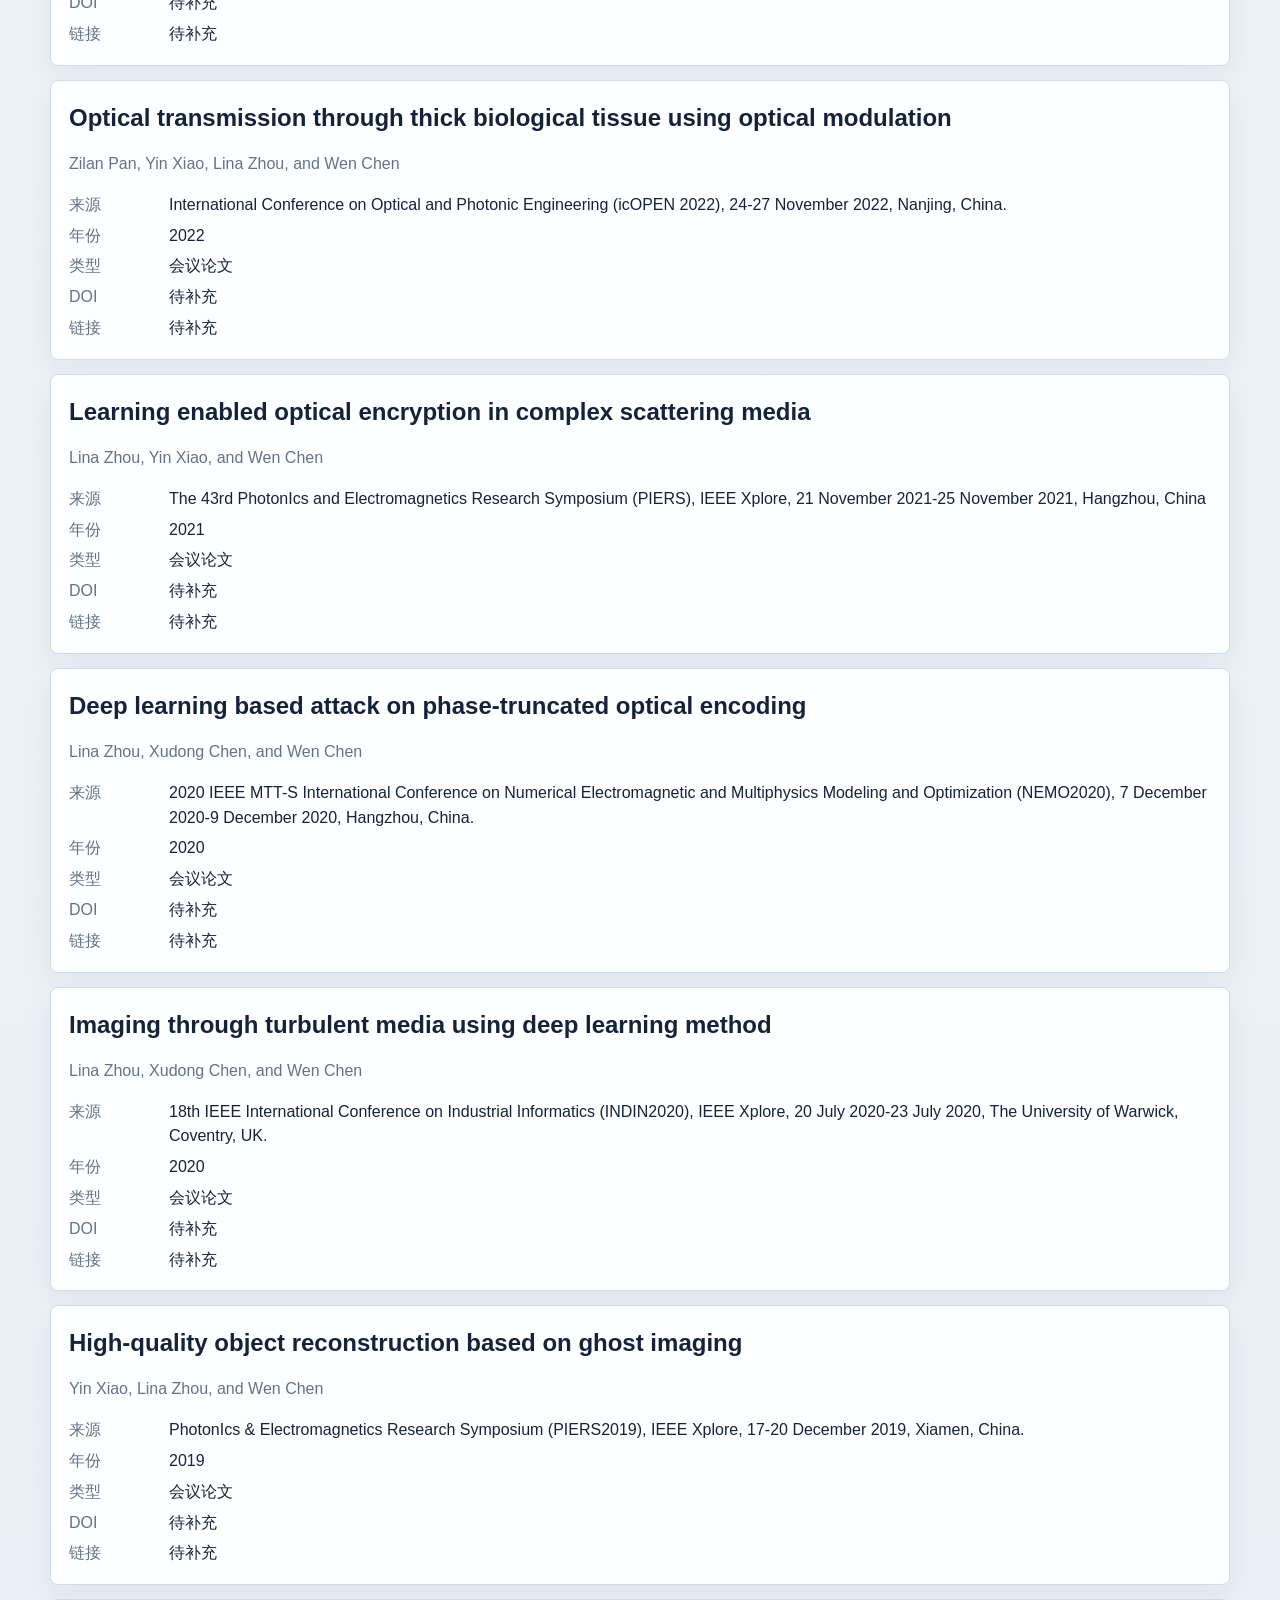
<file: research_progress/publications.html>
<!doctype html>
<html lang="zh-CN">
<head>
  <meta charset="utf-8">
  <meta name="viewport" content="width=device-width, initial-scale=1">
  <title>学术主页与论文 - 南京航空航天大学微波光子学实验室</title>
  <link rel="stylesheet" href="styles.css?v=20260901-cloudtest1">
</head>
<body>
  <header class="topbar">
    <a class="brand" href="index.html">
      <strong>南京航空航天大学微波光子学实验室</strong>
      <span>Microwave Photonics Laboratory, NUAA</span>
    </a>
    <nav>
      <a href="index.html">进展提交</a>
      <a href="share.html">文献分享</a>
      <a aria-current="page" href="publications.html">学术主页与论文</a>
      <a href="admin.html">负责人后台</a>
    </nav>
  </header>

  <main class="page">
    <section class="lab-hero academic-hero">
      <div>
        <p class="eyebrow">Academic Profile</p>
        <h1 id="profileName">学术主页与代表性论文 / Academic Profile</h1>
        <p id="profileBio">展示 Google Scholar、ORCID、个人主页和代表性论文。View research profile, projects, representative works and publications.</p>
        <div id="profileLinks" class="link-row"></div>
        <p id="cloudNotice" class="muted"></p>
      </div>
    </section>

    <section class="panel project-overview">
      <div class="section-head">
        <h2>科研项目 / Research Projects</h2>
        <span class="muted">Research Projects</span>
      </div>
      <div class="project-list" id="projectList"></div>
    </section>

    <section class="panel research-map">
      <div class="section-head">
        <h2>研究方向可视化 / Research Landscape</h2>
        <span class="muted">Research Landscape</span>
      </div>
      <div class="research-tabs" id="researchTabs"></div>
      <div class="research-directions" id="researchDirections"></div>
    </section>

    <section class="toolbar panel publication-toolbar">
      <input id="paperSearch" placeholder="搜索题目、期刊、作者、关键词">
      <select id="paperYear"><option value="">全部年份</option></select>
      <select id="paperType"><option value="">全部类型</option><option>期刊论文</option><option>会议论文</option><option>预印本</option><option>专利</option><option>项目成果</option></select>
    </section>

    <section class="paper-list" id="paperList"></section>
  </main>

  <script src="config.js?v=20260901-cloudtest1"></script>
  <script src="app.js?v=20260901-cloudtest1"></script>
  <script>ProgressApp.initPublications();</script>
</body>
</html>
</file>
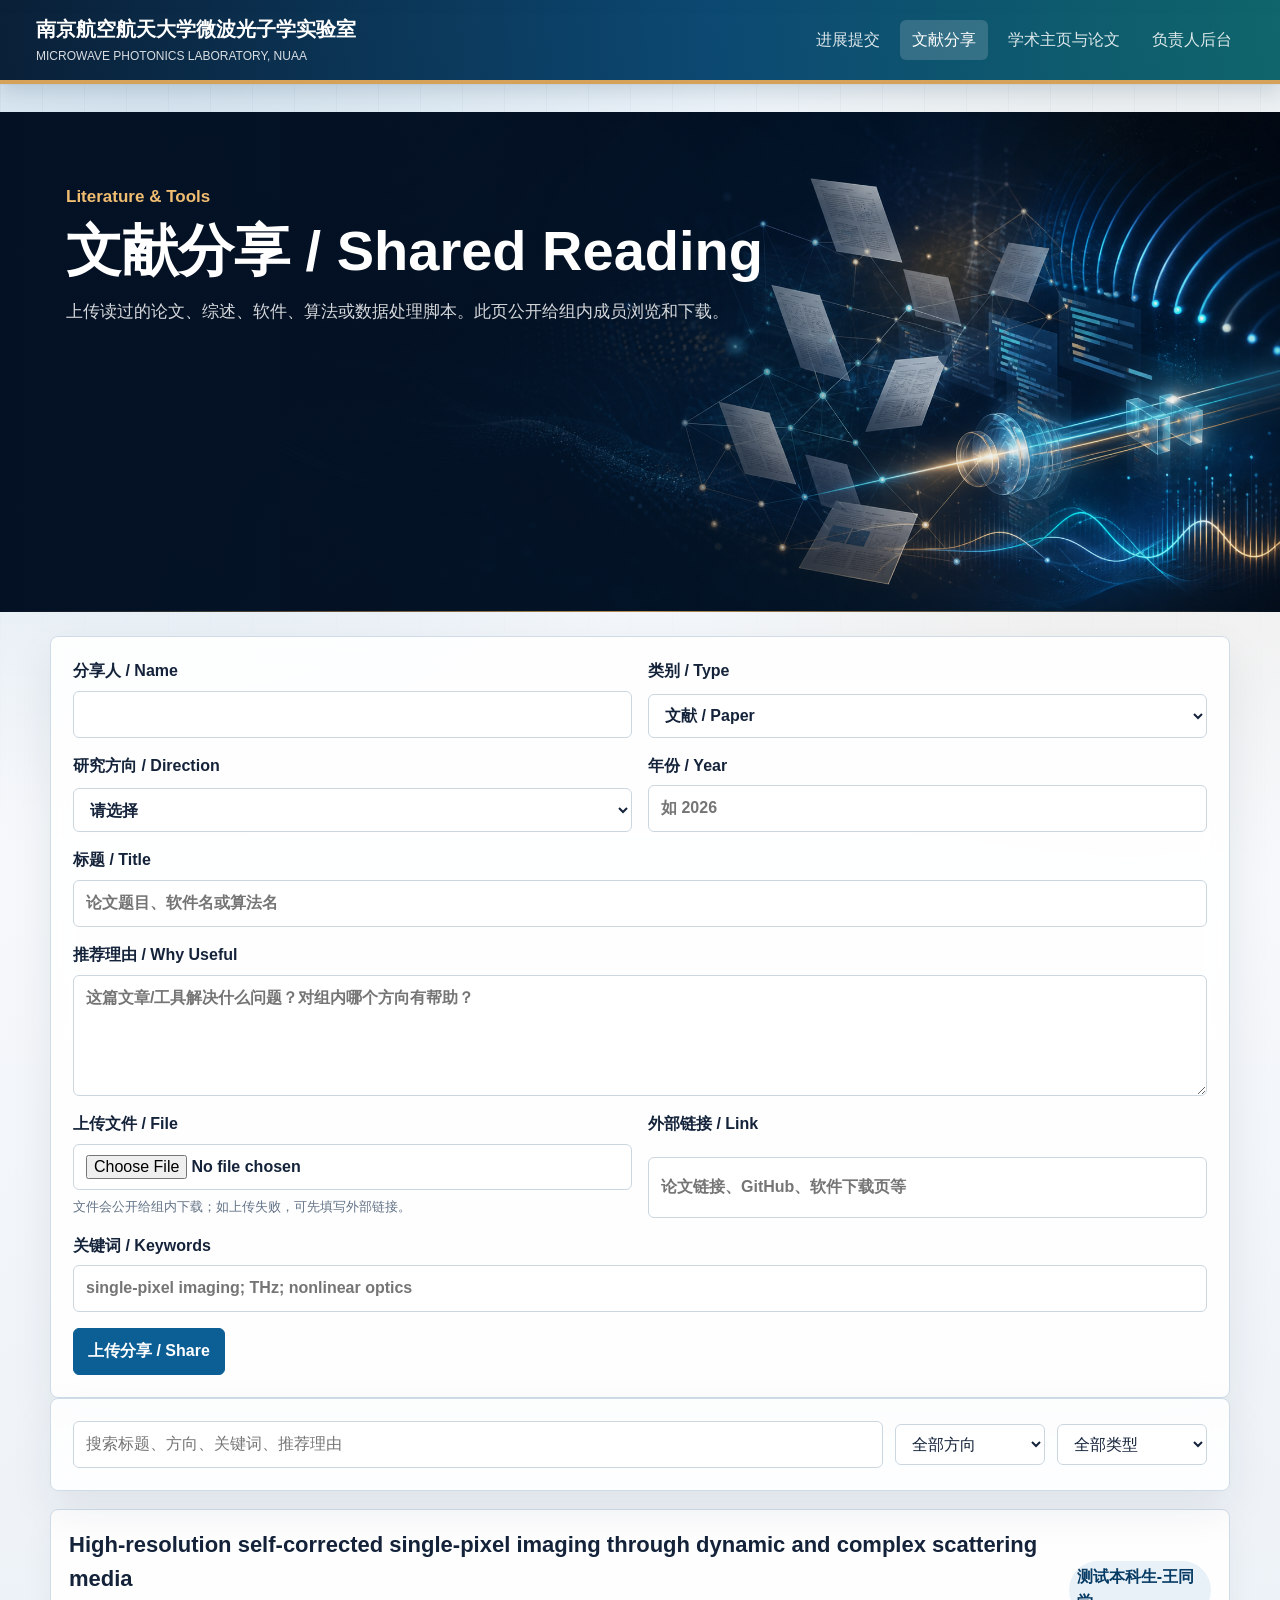
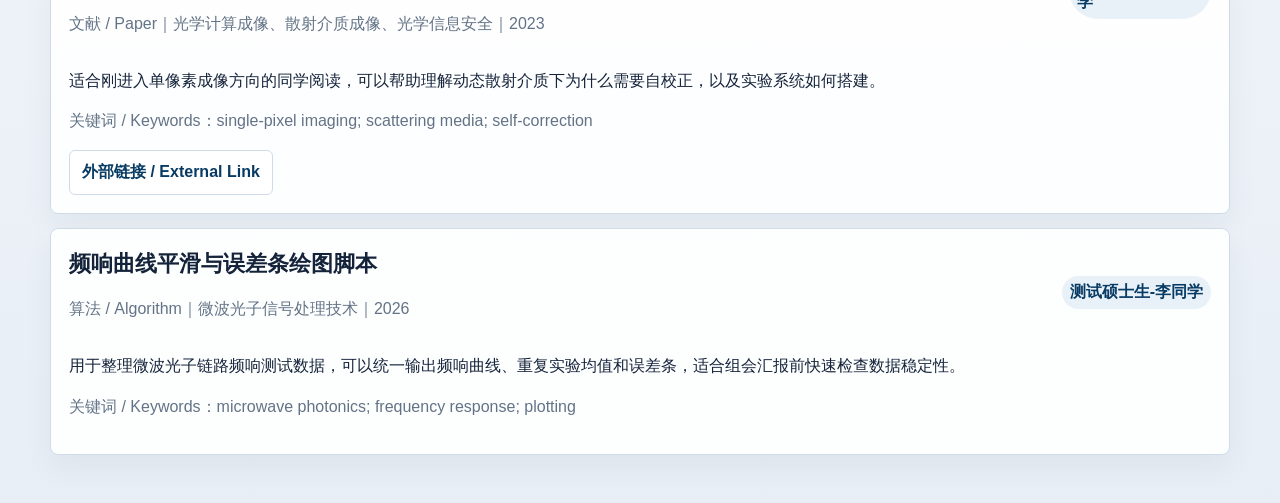
<file: research_progress/share.html>
<!doctype html>
<html lang="zh-CN">
<head>
  <meta charset="utf-8">
  <meta name="viewport" content="width=device-width, initial-scale=1">
  <title>文献分享 - 南京航空航天大学微波光子学实验室</title>
  <link rel="stylesheet" href="styles.css?v=20260901-cloudtest1">
</head>
<body>
  <header class="topbar">
    <a class="brand" href="index.html">
      <strong>南京航空航天大学微波光子学实验室</strong>
      <span>Microwave Photonics Laboratory, NUAA</span>
    </a>
    <nav>
      <a href="index.html">进展提交</a>
      <a aria-current="page" href="share.html">文献分享</a>
      <a href="publications.html">学术主页与论文</a>
      <a href="admin.html">负责人后台</a>
    </nav>
  </header>

  <main class="page">
    <section class="hero share-hero">
      <p class="eyebrow">Literature & Tools</p>
      <h1>文献分享 / Shared Reading</h1>
      <p>上传读过的论文、综述、软件、算法或数据处理脚本。此页公开给组内成员浏览和下载。</p>
    </section>

    <form id="shareForm" class="panel form-grid">
      <label>分享人 / Name <input required name="contributor" autocomplete="name"></label>
      <label>类别 / Type
        <select required name="resource_type">
          <option>文献 / Paper</option>
          <option>综述 / Review</option>
          <option>软件 / Software</option>
          <option>算法 / Algorithm</option>
          <option>代码 / Code</option>
          <option>数据 / Dataset</option>
        </select>
      </label>
      <label>研究方向 / Direction
        <select required name="research_direction" data-research-directions>
          <option value="">请选择</option>
        </select>
      </label>
      <label>年份 / Year <input name="year" placeholder="如 2026"></label>
      <label class="wide">标题 / Title <input required name="title" placeholder="论文题目、软件名或算法名"></label>
      <label class="wide">推荐理由 / Why Useful
        <textarea required name="summary" rows="4" placeholder="这篇文章/工具解决什么问题？对组内哪个方向有帮助？"></textarea>
      </label>
      <label>上传文件 / File
        <input type="file" name="resource_file" accept=".pdf,.ppt,.pptx,.doc,.docx,.xls,.xlsx,.zip,.rar,.7z,.m,.py,.ipynb,.txt">
        <span class="field-hint">文件会公开给组内下载；如上传失败，可先填写外部链接。</span>
      </label>
      <label>外部链接 / Link <input name="resource_url" placeholder="论文链接、GitHub、软件下载页等"></label>
      <label class="wide">关键词 / Keywords <input name="keywords" placeholder="single-pixel imaging; THz; nonlinear optics"></label>
      <div class="actions wide">
        <button class="primary" type="submit">上传分享 / Share</button>
        <p id="shareMessage" role="status"></p>
      </div>
    </form>

    <section class="toolbar panel publication-toolbar">
      <input id="shareSearch" placeholder="搜索标题、方向、关键词、推荐理由">
      <select id="shareDirection"><option value="">全部方向</option></select>
      <select id="shareType"><option value="">全部类型</option></select>
    </section>

    <section class="paper-list" id="shareList"></section>
  </main>

  <script src="config.js?v=20260901-cloudtest1"></script>
  <script src="app.js?v=20260901-cloudtest1"></script>
  <script>ProgressApp.initShare();</script>
</body>
</html>
</file>
<file: styles.css>
:root {
  --ink: #14233a;
  --muted: #637386;
  --line: #d6e0ea;
  --panel: #ffffff;
  --bg: #f3f6fa;
  --brand: #0c5f95;
  --brand-dark: #073b64;
  --accent: #a84724;
  --soft: #e8f1f8;
  --warn: #fff3d8;
}

* { box-sizing: border-box; }
body {
  margin: 0;
  color: var(--ink);
  background:
    linear-gradient(180deg, rgba(12,95,149,.08), transparent 260px),
    var(--bg);
  font-family: "Microsoft YaHei", "PingFang SC", Arial, sans-serif;
  line-height: 1.55;
}

a { color: inherit; text-decoration: none; }
.topbar {
  position: sticky;
  top: 0;
  z-index: 5;
  display: flex;
  align-items: center;
  justify-content: space-between;
  gap: 24px;
  min-height: 84px;
  padding: 12px 36px;
  color: white;
  background: linear-gradient(90deg, #083b66, #0c5f95 56%, #137b83);
  border-bottom: 4px solid #d6a25a;
  box-shadow: 0 8px 18px rgba(8, 43, 74, .14);
}
.brand { display: grid; gap: 2px; font-weight: 800; letter-spacing: 0; }
.brand strong { font-size: 20px; }
.brand span { font-size: 12px; font-weight: 500; opacity: .84; text-transform: uppercase; }
nav { display: flex; gap: 8px; flex-wrap: wrap; }
nav a {
  padding: 8px 12px;
  border-radius: 6px;
  color: rgba(255,255,255,.86);
}
nav a[aria-current="page"], nav a:hover {
  color: #fff;
  background: rgba(255,255,255,.16);
}

.page { width: min(1180px, calc(100% - 32px)); margin: 28px auto 48px; }
.page.narrow { width: min(900px, calc(100% - 32px)); }
.hero {
  min-height: 188px;
  padding: 34px 0 24px;
}
.hero h1 {
  margin: 0;
  font-size: clamp(30px, 5vw, 54px);
  line-height: 1.1;
  letter-spacing: 0;
}
.hero p { max-width: 760px; color: var(--muted); font-size: 17px; }
.hero.compact h1 { font-size: clamp(28px, 4vw, 44px); }
.eyebrow {
  margin: 0 0 10px;
  color: var(--accent) !important;
  font-weight: 700;
}
.lab-hero {
  display: grid;
  grid-template-columns: minmax(0, 1fr) 330px;
  gap: 34px;
  align-items: center;
  min-height: 300px;
  padding: 34px 0 24px;
}
.lab-hero h1 {
  margin: 0;
  font-size: clamp(34px, 5vw, 58px);
  line-height: 1.1;
  letter-spacing: 0;
}
.lab-hero p { max-width: 760px; color: var(--muted); font-size: 17px; }
.hero-visual {
  position: relative;
  min-height: 210px;
  border-radius: 8px;
  overflow: hidden;
  background:
    radial-gradient(circle at 24% 30%, rgba(255,255,255,.92) 0 3px, transparent 4px),
    radial-gradient(circle at 58% 56%, rgba(255,255,255,.88) 0 2px, transparent 3px),
    linear-gradient(135deg, #083b66, #0c5f95 50%, #16867f);
  box-shadow: 0 18px 34px rgba(8, 43, 74, .2);
}
.hero-visual::before,
.hero-visual::after {
  content: "";
  position: absolute;
  inset: auto -18px 42px -18px;
  height: 2px;
  background: rgba(255,255,255,.62);
  transform: rotate(-12deg);
}
.hero-visual::after {
  inset: 82px -28px auto -28px;
  transform: rotate(18deg);
}
.hero-visual span {
  position: absolute;
  width: 56px;
  height: 56px;
  border: 2px solid rgba(255,255,255,.75);
  border-radius: 50%;
}
.hero-visual span:nth-child(1) { left: 44px; top: 42px; }
.hero-visual span:nth-child(2) { right: 58px; top: 84px; }
.hero-visual span:nth-child(3) { left: 132px; bottom: 34px; }

.panel {
  background: var(--panel);
  border: 1px solid var(--line);
  border-radius: 8px;
  padding: 22px;
  box-shadow: 0 8px 22px rgba(20, 36, 50, .05);
}
.login { max-width: 560px; margin: 80px auto; }
.hidden { display: none !important; }
.muted { color: var(--muted); }

.form-grid {
  display: grid;
  grid-template-columns: repeat(2, minmax(0, 1fr));
  gap: 16px;
}
.form-grid.single { grid-template-columns: 1fr; }
.wide { grid-column: 1 / -1; }
label { display: grid; gap: 7px; font-weight: 700; }
input, select, textarea {
  width: 100%;
  border: 1px solid #cbd6df;
  border-radius: 6px;
  padding: 10px 12px;
  font: inherit;
  color: var(--ink);
  background: #fff;
}
textarea { resize: vertical; }
input:focus, select:focus, textarea:focus {
  outline: 3px solid rgba(15,109,106,.16);
  border-color: var(--brand);
}

button {
  border: 1px solid #bfd0d8;
  border-radius: 6px;
  padding: 10px 14px;
  color: var(--ink);
  background: #fff;
  font: inherit;
  font-weight: 700;
  cursor: pointer;
}
button:hover { border-color: var(--brand); color: var(--brand-dark); }
button.primary {
  border-color: var(--brand);
  color: white;
  background: var(--brand);
}
button.danger { border-color: #d88f80; color: #9d2c1c; }
.actions { display: flex; align-items: center; gap: 16px; flex-wrap: wrap; }
.inline-form { display: flex; gap: 10px; }

.stats {
  display: grid;
  grid-template-columns: repeat(4, minmax(0, 1fr));
  gap: 14px;
  margin: 0 0 18px;
}
.stat {
  padding: 18px;
  background: #fff;
  border: 1px solid var(--line);
  border-radius: 8px;
}
.stat strong { display: block; font-size: 30px; line-height: 1; }
.stat span { color: var(--muted); }

.toolbar {
  display: grid;
  grid-template-columns: minmax(220px, 1fr) 150px 170px repeat(3, auto);
  gap: 12px;
  align-items: center;
  margin-bottom: 18px;
}
.section-head {
  display: flex;
  align-items: center;
  justify-content: space-between;
  gap: 16px;
  margin-bottom: 14px;
}
.section-head h2 { margin: 0; font-size: 22px; }
.table-wrap { overflow-x: auto; }
table {
  width: 100%;
  border-collapse: collapse;
  min-width: 880px;
}
th, td {
  padding: 12px 10px;
  border-bottom: 1px solid var(--line);
  text-align: left;
  vertical-align: top;
}
th { color: var(--muted); font-size: 13px; white-space: nowrap; }
td select { min-width: 118px; }
.pill {
  display: inline-flex;
  align-items: center;
  justify-content: center;
  min-width: 44px;
  padding: 4px 8px;
  border-radius: 999px;
  font-weight: 800;
}
.pill.a { background: #dff3e9; color: #11643d; }
.pill.b { background: var(--warn); color: #8b5a00; }
.pill.c { background: #e9edf2; color: #56616c; }
.row-actions { display: flex; gap: 8px; flex-wrap: wrap; }

.grid-two {
  display: grid;
  grid-template-columns: minmax(0, 1fr) minmax(360px, .92fr);
  gap: 18px;
  margin-top: 18px;
}
.tabs { display: flex; gap: 8px; flex-wrap: wrap; margin-bottom: 12px; }
.tabs button[aria-selected="true"] {
  color: white;
  border-color: var(--brand);
  background: var(--brand);
}
.draft { min-height: 420px; }
.compact-fields {
  grid-template-columns: repeat(4, minmax(0, 1fr));
  margin-bottom: 18px;
}

.leader-list { display: grid; gap: 18px; }
.leader-group h2 { margin: 8px 0 12px; }
.leader-card {
  display: grid;
  grid-template-columns: 1fr 170px;
  gap: 16px;
  margin-bottom: 12px;
  padding: 18px;
  background: #fff;
  border: 1px solid var(--line);
  border-radius: 8px;
}
.leader-card h3 { margin: 0 0 8px; }
.meta { color: var(--muted); }
.reason { margin: 10px 0 0; }
.report-toolbar { grid-template-columns: minmax(260px, 1fr) 160px auto; }
.report-summary {
  display: grid;
  grid-template-columns: repeat(3, minmax(0, 1fr));
  gap: 14px;
  margin-bottom: 18px;
}
.summary-item {
  padding: 18px;
  background: #fff;
  border: 1px solid var(--line);
  border-radius: 8px;
}
.summary-item strong { display: block; font-size: 30px; line-height: 1; color: var(--brand-dark); }
.summary-item span { color: var(--muted); }
.report-list { display: grid; gap: 14px; }
.report-card {
  display: grid;
  grid-template-columns: 120px minmax(0, 1fr);
  gap: 18px;
  padding: 20px;
  background: #fff;
  border: 1px solid var(--line);
  border-radius: 8px;
}
.report-date {
  color: var(--brand-dark);
  font-weight: 800;
  border-right: 1px solid var(--line);
}
.report-card h2 {
  margin: 0 0 6px;
  font-size: 22px;
}
.report-card dl {
  display: grid;
  grid-template-columns: 88px minmax(0, 1fr);
  gap: 6px 12px;
  margin: 12px 0 0;
}
.report-image {
  display: block;
  width: min(520px, 100%);
  aspect-ratio: 16 / 9;
  object-fit: cover;
  margin: 14px 0;
  border: 1px solid var(--line);
  border-radius: 6px;
  background: #eef3f7;
}
.report-card dt { color: var(--muted); }
.report-card dd { margin: 0; }
.empty-state {
  padding: 28px;
  background: #fff;
  border: 1px dashed #aab8c5;
  border-radius: 8px;
  color: var(--muted);
}

@media (max-width: 860px) {
  .topbar { align-items: flex-start; flex-direction: column; padding: 14px 16px; }
  .form-grid, .grid-two, .stats, .compact-fields, .lab-hero, .report-summary { grid-template-columns: 1fr; }
  .toolbar { grid-template-columns: 1fr; }
  .inline-form { flex-direction: column; }
  .leader-card { grid-template-columns: 1fr; }
  .report-card { grid-template-columns: 1fr; }
  .report-date { border-right: 0; border-bottom: 1px solid var(--line); padding-bottom: 8px; }
}
</file>
<file: research_progress/styles.css>
:root {
  --ink: #14233a;
  --muted: #637386;
  --line: #cfdbe6;
  --panel: rgba(255,255,255,.88);
  --bg: #edf3f8;
  --brand: #0c5f95;
  --brand-dark: #073b64;
  --accent: #a84724;
  --soft: #e8f1f8;
  --ok: #def1e8;
  --warn: #fff3d8;
}

* { box-sizing: border-box; }
body {
  margin: 0;
  color: var(--ink);
  background:
    radial-gradient(circle at 12% 10%, rgba(12,95,149,.13), transparent 28%),
    radial-gradient(circle at 88% 18%, rgba(214,162,90,.12), transparent 24%),
    linear-gradient(180deg, #eaf2f8 0%, #f6f8fb 42%, #e7eef5 100%);
  font-family: "Microsoft YaHei", "PingFang SC", Arial, sans-serif;
  line-height: 1.55;
}
body::before {
  content: "";
  position: fixed;
  inset: 0;
  z-index: -1;
  pointer-events: none;
  background-image:
    linear-gradient(rgba(7,59,100,.045) 1px, transparent 1px),
    linear-gradient(90deg, rgba(7,59,100,.045) 1px, transparent 1px);
  background-size: 42px 42px;
  mask-image: linear-gradient(180deg, rgba(0,0,0,.8), rgba(0,0,0,.2) 55%, transparent);
}
a { color: inherit; text-decoration: none; }
.topbar {
  position: sticky;
  top: 0;
  z-index: 5;
  display: flex;
  align-items: center;
  justify-content: space-between;
  gap: 24px;
  min-height: 84px;
  padding: 12px 36px;
  color: white;
  background:
    linear-gradient(90deg, rgba(5,27,52,.98), rgba(7,69,111,.98) 56%, rgba(10,98,104,.98)),
    linear-gradient(180deg, rgba(255,255,255,.12), transparent);
  border-bottom: 4px solid #d6a25a;
  box-shadow: 0 8px 18px rgba(8,43,74,.14);
}
.brand { display: grid; gap: 2px; font-weight: 800; letter-spacing: 0; }
.brand strong { font-size: 20px; }
.brand span { font-size: 12px; font-weight: 500; opacity: .84; text-transform: uppercase; }
nav { display: flex; gap: 8px; flex-wrap: wrap; }
nav a { padding: 8px 12px; border-radius: 6px; color: rgba(255,255,255,.86); }
nav a[aria-current="page"], nav a:hover { color: #fff; background: rgba(255,255,255,.16); }

.page { width: min(1180px, calc(100% - 32px)); margin: 28px auto 48px; }
.page.narrow { width: min(900px, calc(100% - 32px)); }
.hero { min-height: 188px; padding: 34px 0 24px; }
.hero h1, .lab-hero h1 { margin: 0; font-size: clamp(32px, 5vw, 56px); line-height: 1.1; letter-spacing: 0; }
.hero.compact h1 { font-size: clamp(28px, 4vw, 44px); }
.hero p, .lab-hero p { max-width: 760px; color: var(--muted); font-size: 17px; }
.eyebrow { margin: 0 0 10px; color: var(--accent) !important; font-weight: 700; }
.lab-hero {
  display: grid;
  grid-template-columns: minmax(0, 1fr) 330px;
  gap: 34px;
  align-items: center;
  min-height: 300px;
  padding: 34px 0 24px;
}
.academic-hero {
  position: relative;
  display: block;
  min-height: 520px;
  margin: 0 calc(50% - 50vw) 24px;
  padding: 72px max(32px, calc((100vw - 1180px) / 2 + 16px)) 56px;
  overflow: hidden;
  color: #fff;
  background:
    radial-gradient(circle at 18% 48%, rgba(4,17,36,.84), rgba(4,17,36,.42) 36%, transparent 62%),
    linear-gradient(90deg, rgba(4,17,36,.82) 0%, rgba(5,30,55,.42) 34%, rgba(5,30,55,.06) 72%),
    url("assets/visuals/photonics-hero-v2.png") center right / contain no-repeat,
    #041124;
}
.academic-hero::after {
  content: "";
  position: absolute;
  inset: auto 0 0;
  height: 1px;
  background: linear-gradient(90deg, transparent, rgba(214,162,90,.9), transparent);
}
.academic-hero > div {
  position: relative;
  z-index: 1;
  max-width: 780px;
}
.academic-hero h1 { max-width: 780px; color: #fff; }
.academic-hero p { color: rgba(255,255,255,.84); }
.academic-hero .eyebrow { color: #f0bd71 !important; }
.academic-hero .link-row a {
  border-color: rgba(255,255,255,.28);
  color: #fff;
  background: rgba(255,255,255,.1);
  backdrop-filter: blur(8px);
}
.share-hero {
  position: relative;
  min-height: 500px;
  margin: 0 calc(50% - 50vw) 24px;
  padding: 72px max(32px, calc((100vw - 1180px) / 2 + 16px)) 56px;
  overflow: hidden;
  color: #fff;
  background:
    radial-gradient(circle at 18% 48%, rgba(4,17,36,.86), rgba(4,17,36,.42) 36%, transparent 62%),
    linear-gradient(90deg, rgba(4,17,36,.84) 0%, rgba(5,31,58,.44) 38%, rgba(5,31,58,.06) 78%),
    url("assets/visuals/literature-hero.png") center right / contain no-repeat,
    #041124;
}
.share-hero::after {
  content: "";
  position: absolute;
  inset: auto 0 0;
  height: 1px;
  background: linear-gradient(90deg, transparent, rgba(214,162,90,.86), transparent);
}
.share-hero > * { position: relative; z-index: 1; }
.share-hero h1 { color: #fff; }
.share-hero p { color: rgba(255,255,255,.84); }
.share-hero .eyebrow { color: #f0bd71 !important; }
.hero-visual {
  position: relative;
  min-height: 210px;
  overflow: hidden;
  border-radius: 8px;
  background:
    radial-gradient(circle at 24% 30%, rgba(255,255,255,.92) 0 3px, transparent 4px),
    radial-gradient(circle at 58% 56%, rgba(255,255,255,.88) 0 2px, transparent 3px),
    linear-gradient(135deg, #083b66, #0c5f95 50%, #16867f);
  box-shadow: 0 18px 34px rgba(8,43,74,.2);
}
.hero-visual::before, .hero-visual::after {
  content: "";
  position: absolute;
  inset: auto -18px 42px -18px;
  height: 2px;
  background: rgba(255,255,255,.62);
  transform: rotate(-12deg);
}
.hero-visual::after { inset: 82px -28px auto -28px; transform: rotate(18deg); }
.hero-visual span {
  position: absolute;
  width: 56px;
  height: 56px;
  border: 2px solid rgba(255,255,255,.75);
  border-radius: 50%;
}
.hero-visual span:nth-child(1) { left: 44px; top: 42px; }
.hero-visual span:nth-child(2) { right: 58px; top: 84px; }
.hero-visual span:nth-child(3) { left: 132px; bottom: 34px; }
.research-hero-visual {
  display: grid;
  grid-template-columns: 1.1fr .9fr;
  grid-template-rows: 1fr 1fr;
  gap: 8px;
  min-height: 250px;
}
.research-hero-visual img {
  width: 100%;
  height: 100%;
  min-height: 118px;
  object-fit: contain;
  border: 1px solid #d8e3ec;
  border-radius: 8px;
  background: #fff;
  padding: 10px;
  box-shadow: 0 12px 26px rgba(20,36,50,.08);
}
.research-hero-visual img:first-child { grid-row: 1 / -1; }

.panel {
  background: var(--panel);
  border: 1px solid var(--line);
  border-radius: 8px;
  padding: 22px;
  box-shadow: 0 18px 44px rgba(20,36,50,.08);
  backdrop-filter: blur(12px);
}
.shared-progress-panel { margin-top: 18px; }
.public-progress-card .section-head { align-items: flex-start; }
.hidden { display: none !important; }
.login { max-width: 560px; margin: 80px auto; }
.muted { color: var(--muted); }
.form-grid { display: grid; grid-template-columns: repeat(2, minmax(0, 1fr)); gap: 16px; }
.form-grid.single { grid-template-columns: 1fr; }
.wide { grid-column: 1 / -1; }
label { display: grid; gap: 7px; font-weight: 700; }
.field-hint { color: var(--muted); font-size: 13px; font-weight: 500; }
input, select, textarea {
  width: 100%;
  border: 1px solid #cbd6df;
  border-radius: 6px;
  padding: 10px 12px;
  font: inherit;
  color: var(--ink);
  background: #fff;
}
textarea { resize: vertical; }
input:focus, select:focus, textarea:focus { outline: 3px solid rgba(12,95,149,.16); border-color: var(--brand); }
button {
  border: 1px solid #bfd0d8;
  border-radius: 6px;
  padding: 10px 14px;
  color: var(--ink);
  background: #fff;
  font: inherit;
  font-weight: 700;
  cursor: pointer;
}
button:hover { border-color: var(--brand); color: var(--brand-dark); }
button.primary { border-color: var(--brand); color: white; background: var(--brand); }
button.danger { border-color: #d88f80; color: #9d2c1c; }
.actions, .inline-form, .link-row { display: flex; align-items: center; gap: 12px; flex-wrap: wrap; }
.link-row a {
  border: 1px solid var(--line);
  border-radius: 6px;
  padding: 9px 12px;
  background: #fff;
  color: var(--brand-dark);
  font-weight: 700;
}

.stats { display: grid; grid-template-columns: repeat(5, minmax(0, 1fr)); gap: 14px; margin-bottom: 18px; }
.stat, .summary-item {
  padding: 18px;
  background: rgba(255,255,255,.86);
  border: 1px solid var(--line);
  border-radius: 8px;
}
.stat strong, .summary-item strong { display: block; font-size: 30px; line-height: 1; color: var(--brand-dark); }
.stat span, .summary-item span { color: var(--muted); }
.toolbar {
  display: grid;
  grid-template-columns: minmax(240px, 1fr) 180px 160px repeat(3, auto);
  gap: 12px;
  align-items: center;
  margin-bottom: 18px;
}
.publication-toolbar { grid-template-columns: minmax(260px, 1fr) 150px 150px; }
.section-head { display: flex; align-items: center; justify-content: space-between; gap: 16px; margin-bottom: 14px; }
.section-head h2 { margin: 0; font-size: 22px; }
.grid-two { display: grid; grid-template-columns: minmax(0, .88fr) minmax(420px, 1.12fr); gap: 18px; margin-top: 18px; }

.research-map { margin-bottom: 18px; }
.research-tabs {
  display: flex;
  flex-wrap: wrap;
  gap: 8px;
  margin-bottom: 16px;
}
.research-tabs a {
  border: 1px solid var(--line);
  border-radius: 6px;
  padding: 8px 10px;
  color: var(--brand-dark);
  background: #f8fbfd;
  font-weight: 700;
}
.research-tabs a:hover { border-color: var(--brand); background: var(--soft); }
.research-directions { display: grid; gap: 16px; }
.research-card {
  display: grid;
  grid-template-columns: 330px minmax(0, 1fr);
  gap: 18px;
  align-items: stretch;
  padding: 16px;
  border: 1px solid var(--line);
  border-radius: 8px;
  background:
    linear-gradient(180deg, rgba(255,255,255,.94), rgba(244,249,252,.9)),
    linear-gradient(90deg, rgba(12,95,149,.05), transparent);
}
.research-media {
  display: grid;
  place-items: center;
  min-height: 220px;
  overflow: hidden;
  border: 1px solid #dfe7ee;
  border-radius: 6px;
  background: white;
}
.research-media img {
  width: 100%;
  max-height: 260px;
  object-fit: contain;
  padding: 10px;
}
.research-content { display: grid; align-content: start; gap: 12px; }
.research-title-row { display: flex; justify-content: space-between; gap: 12px; align-items: flex-start; }
.research-title-row h3 { margin: 0; font-size: 24px; line-height: 1.22; }
.research-flow {
  display: grid;
  grid-template-columns: repeat(4, minmax(0, 1fr));
  gap: 8px;
}
.research-flow span {
  position: relative;
  min-height: 42px;
  display: grid;
  place-items: center;
  border: 1px solid #c9d8e4;
  border-radius: 6px;
  padding: 8px;
  color: var(--brand-dark);
  background: #eef6fb;
  text-align: center;
  font-weight: 800;
}
.research-flow span + span::before {
  content: ">";
  position: absolute;
  left: -10px;
  color: var(--accent);
}
.research-work-list { display: grid; gap: 8px; }
.research-work-list a, .research-work-list span {
  display: block;
  border-left: 3px solid var(--accent);
  padding: 8px 10px;
  color: var(--ink);
  background: #fff;
  font-weight: 700;
}
.research-work-list a:hover { color: var(--brand); background: #f8fbfd; }
.share-card .link-row { margin-top: 12px; }
.share-card .link-row:empty { display: none; }

.progress-list, .paper-list, .paper-editor, .project-list { display: grid; gap: 14px; }
.progress-card, .paper-card, .paper-edit-card, .project-card {
  background: rgba(255,255,255,.9);
  border: 1px solid var(--line);
  border-radius: 8px;
  padding: 18px;
  box-shadow: 0 12px 30px rgba(20,36,50,.05);
}
.progress-card h3, .paper-card h2, .project-card h3 { margin: 0 0 8px; }
.meta { color: var(--muted); }
.pill {
  display: inline-flex;
  align-items: center;
  justify-content: center;
  min-width: 62px;
  padding: 4px 8px;
  border-radius: 999px;
  font-weight: 800;
  background: var(--soft);
  color: var(--brand-dark);
}
.pill.warn { background: var(--warn); color: #8b5a00; }
.pill.ok { background: var(--ok); color: #11643d; }
.card-grid { display: grid; grid-template-columns: repeat(2, minmax(0, 1fr)); gap: 12px; margin-top: 12px; }
.note-block { padding: 12px; border: 1px solid var(--line); border-radius: 6px; background: #f8fafc; }
.note-block h4 { margin: 0 0 6px; font-size: 14px; color: var(--muted); }
.review-row { display: grid; grid-template-columns: 160px minmax(0, 1fr) auto; gap: 10px; align-items: start; margin-top: 14px; }
.paper-card .paper-title { font-weight: 800; color: var(--ink); }
.paper-card dl { display: grid; grid-template-columns: 88px minmax(0, 1fr); gap: 6px 12px; margin: 12px 0 0; }
.paper-card dt { color: var(--muted); }
.paper-card dd { margin: 0; }
.empty-state {
  padding: 28px;
  background: #fff;
  border: 1px dashed #aab8c5;
  border-radius: 8px;
  color: var(--muted);
}

@media (max-width: 860px) {
  .topbar { align-items: flex-start; flex-direction: column; padding: 14px 16px; }
  .form-grid, .stats, .toolbar, .publication-toolbar, .grid-two, .lab-hero, .card-grid, .review-row, .research-card, .research-flow { grid-template-columns: 1fr; }
  .research-hero-visual { grid-template-columns: 1fr; }
  .research-hero-visual img:first-child { grid-row: auto; }
  .academic-hero, .share-hero {
    min-height: 560px;
    padding-top: 56px;
    background-position: center bottom;
    background-size: 150% auto;
  }
  .inline-form { flex-direction: column; align-items: stretch; }
  .research-title-row { flex-direction: column; }
  .research-flow span + span::before { content: ""; }
}
</file>
